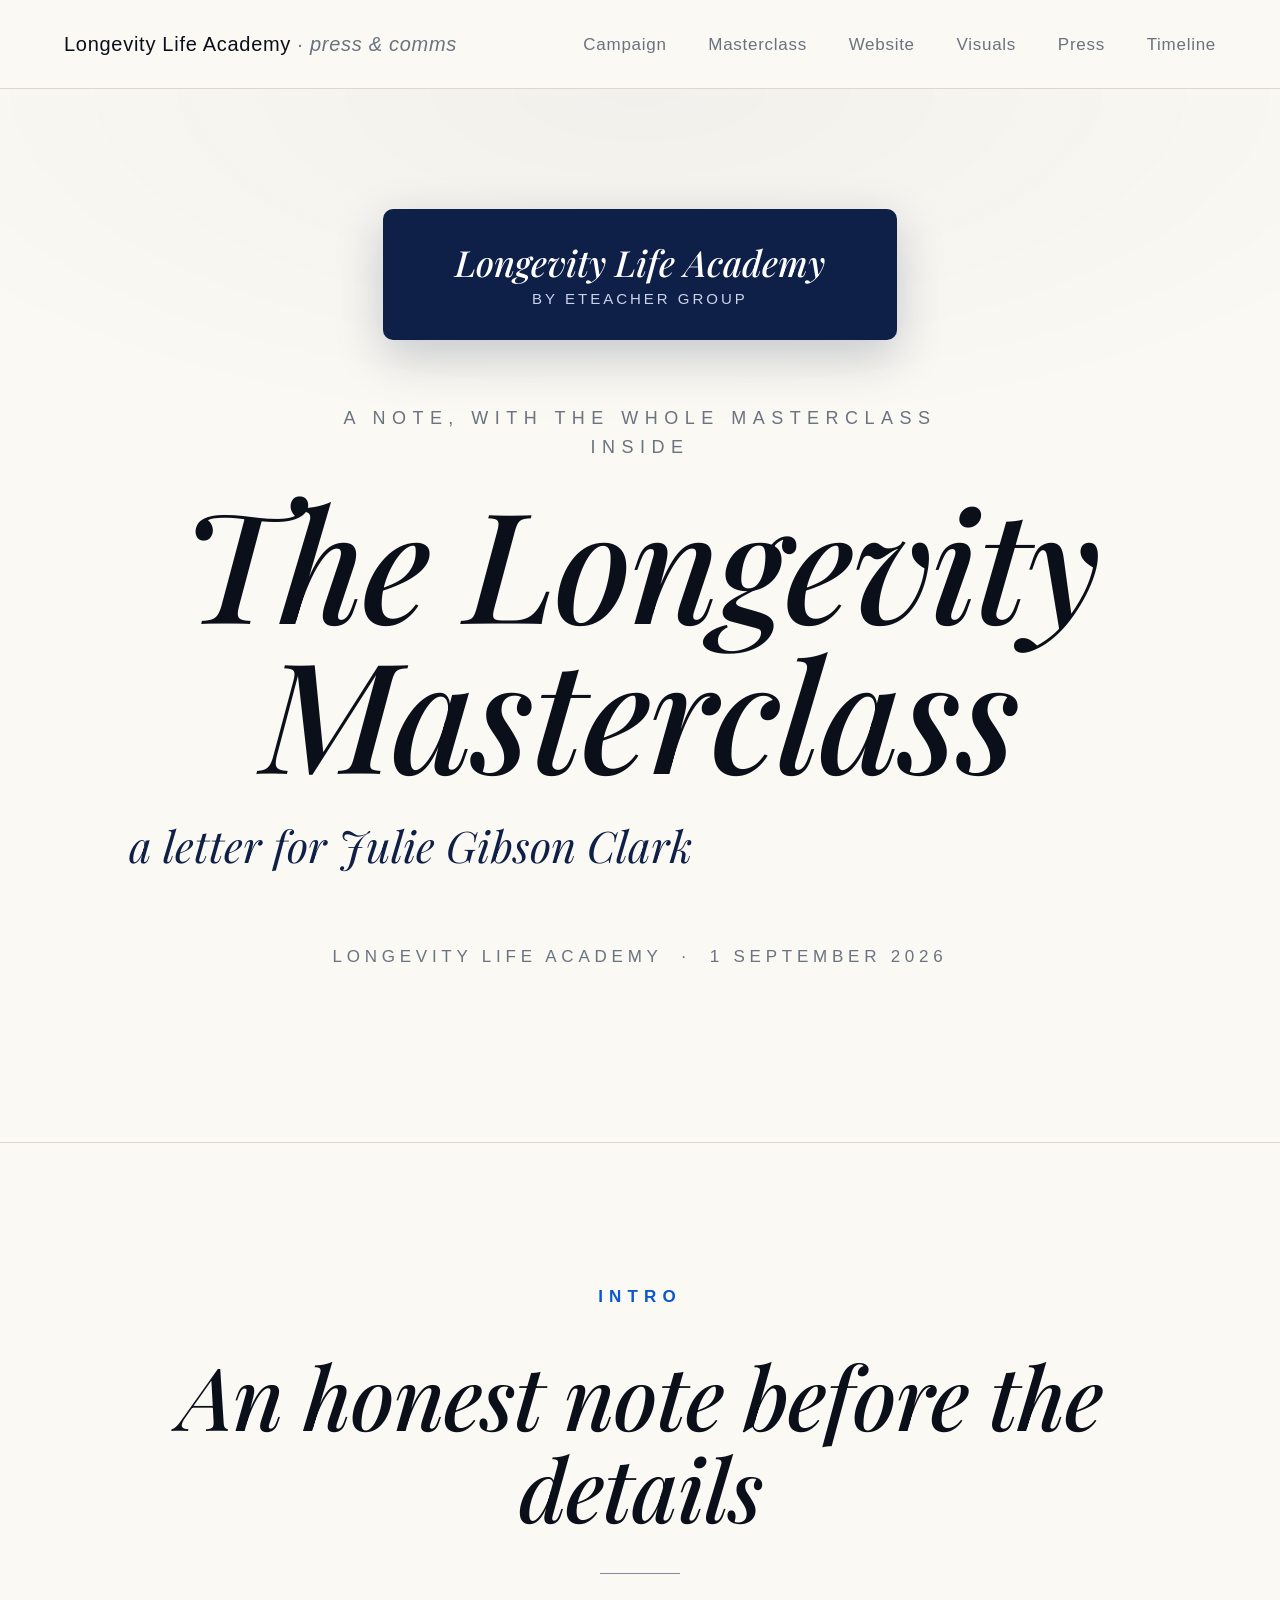
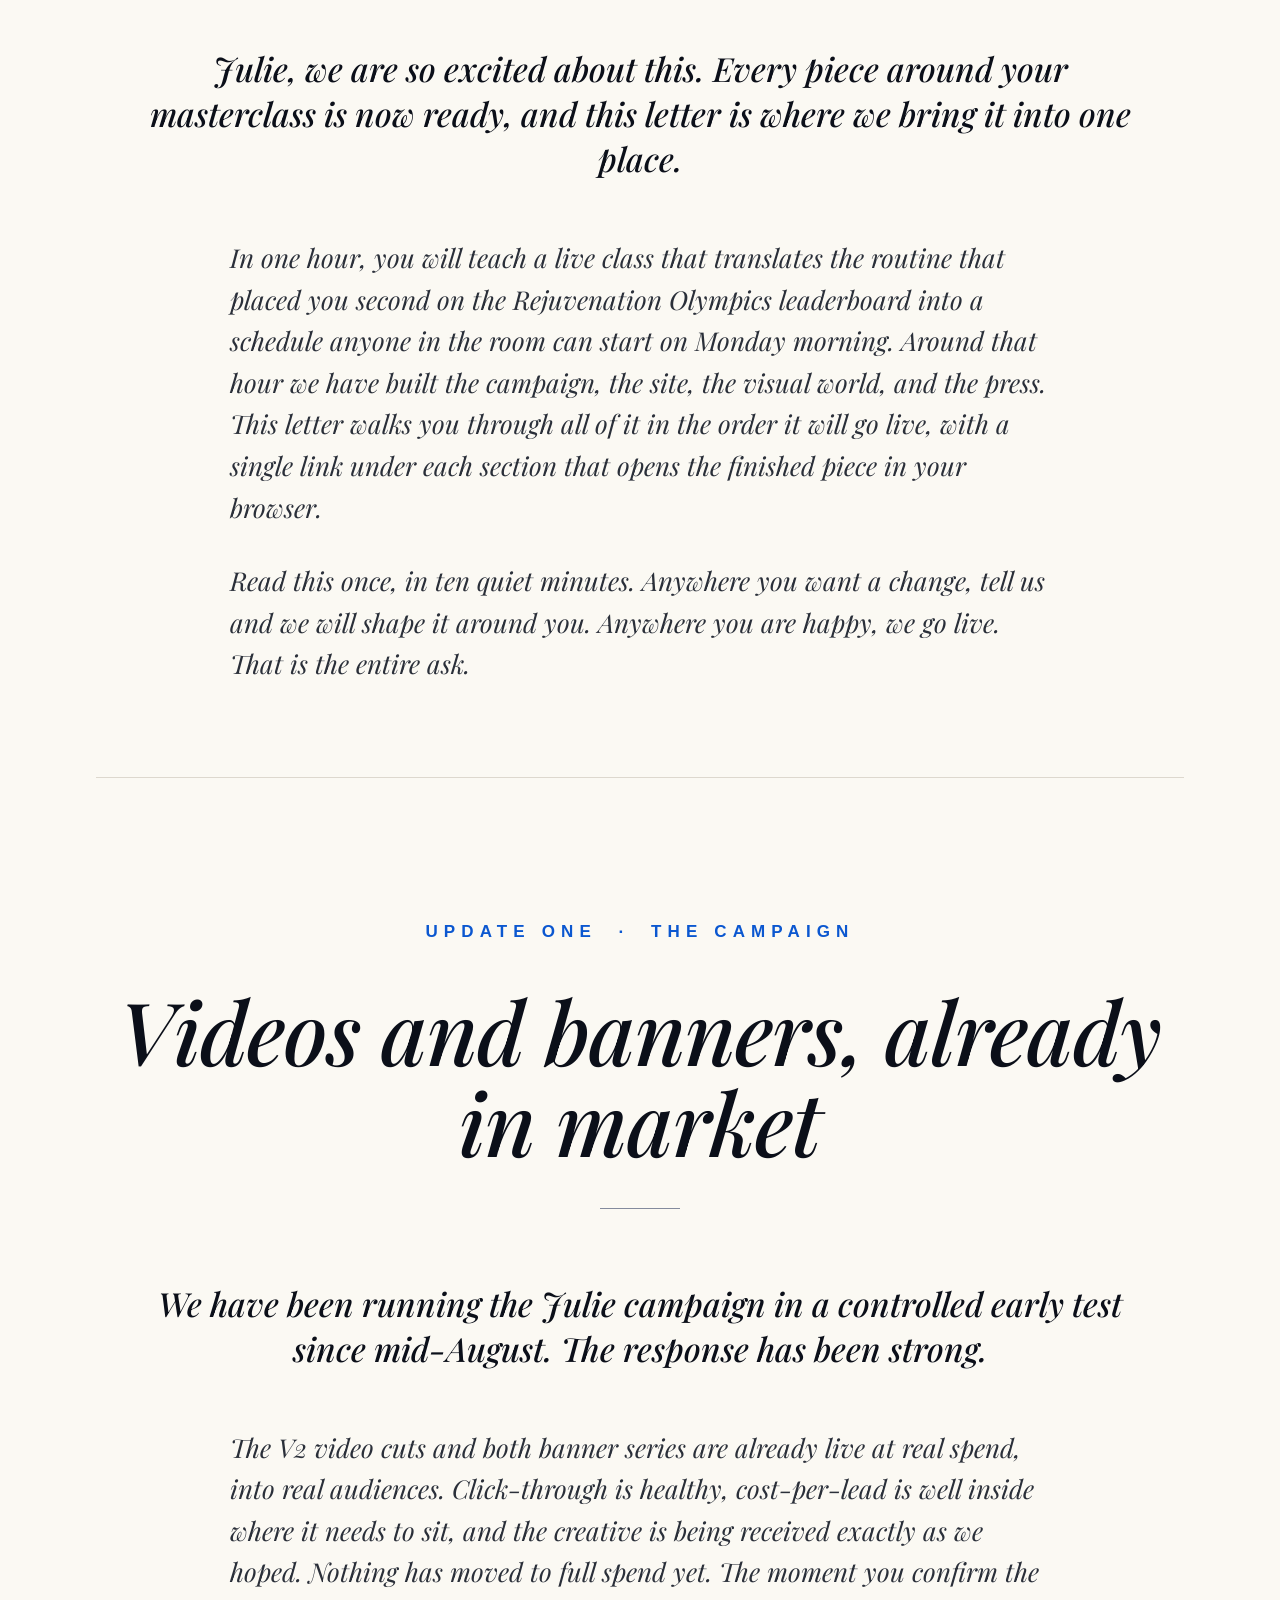
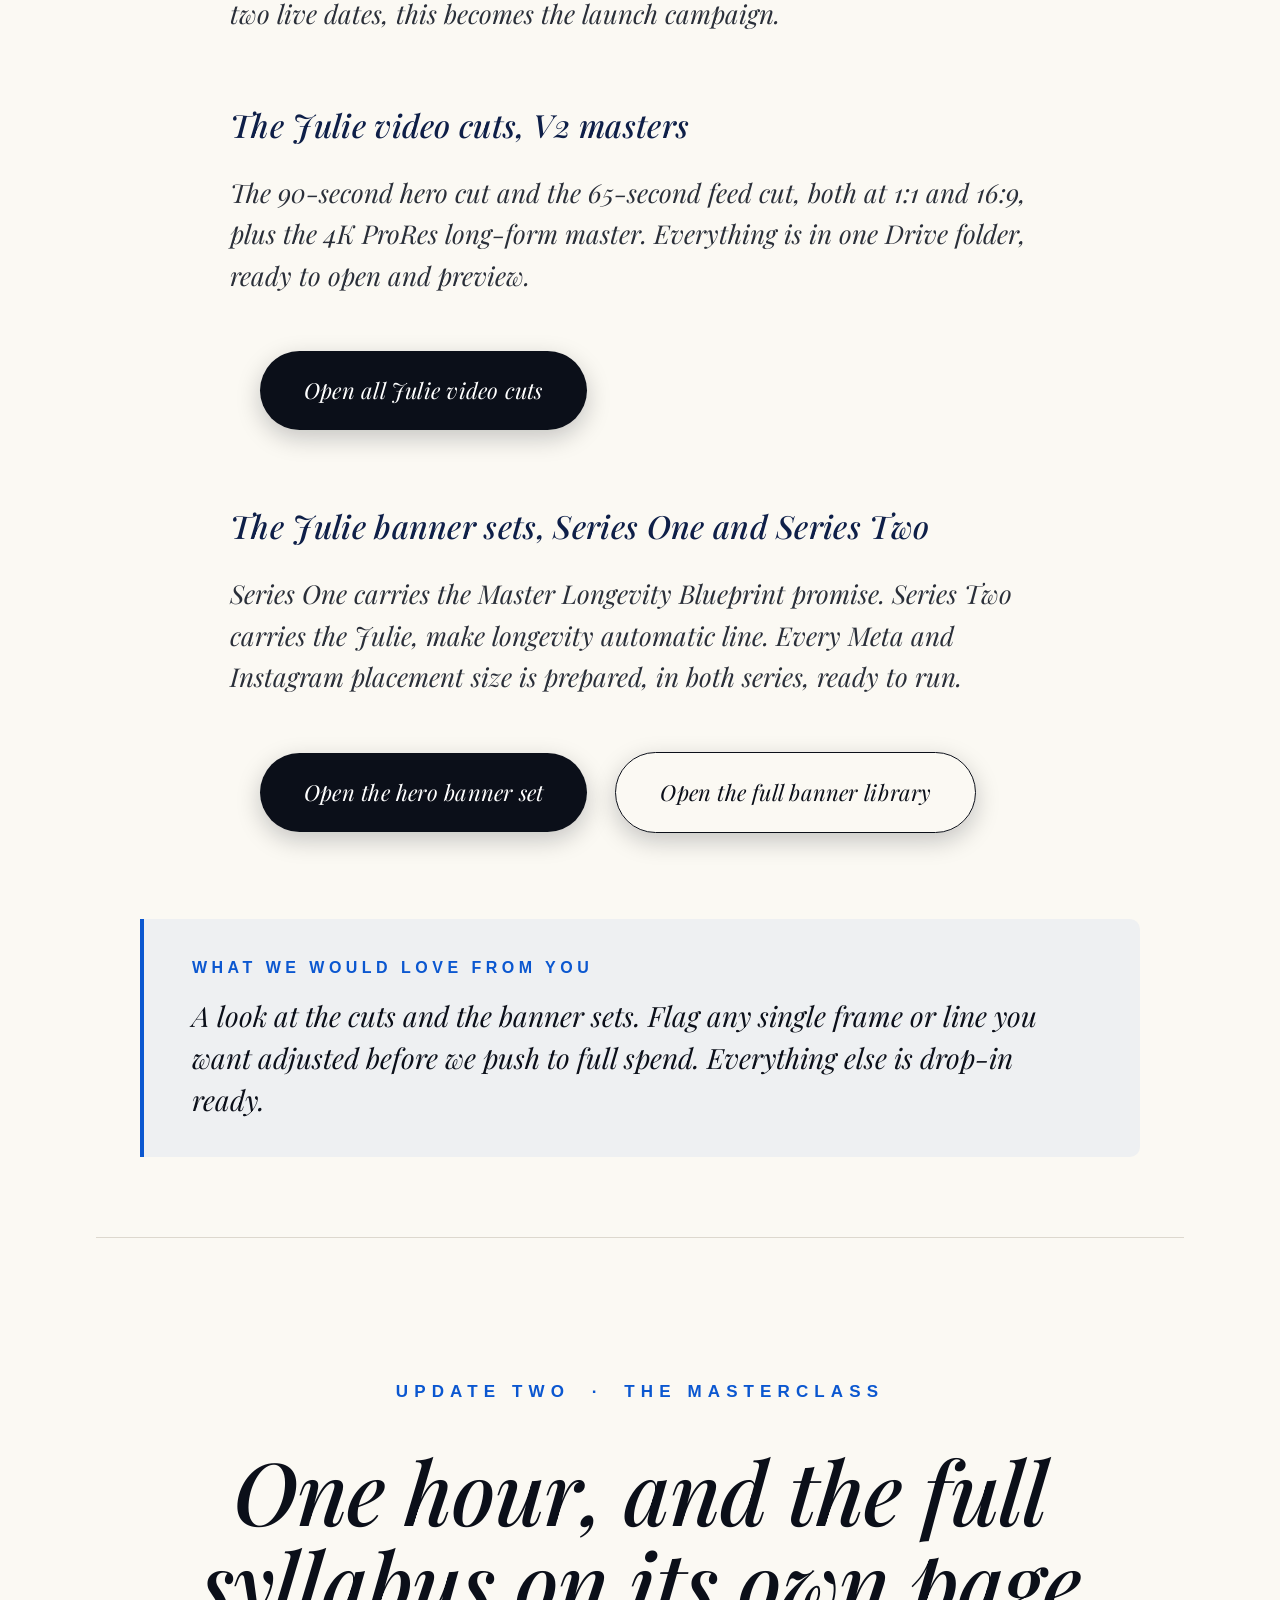
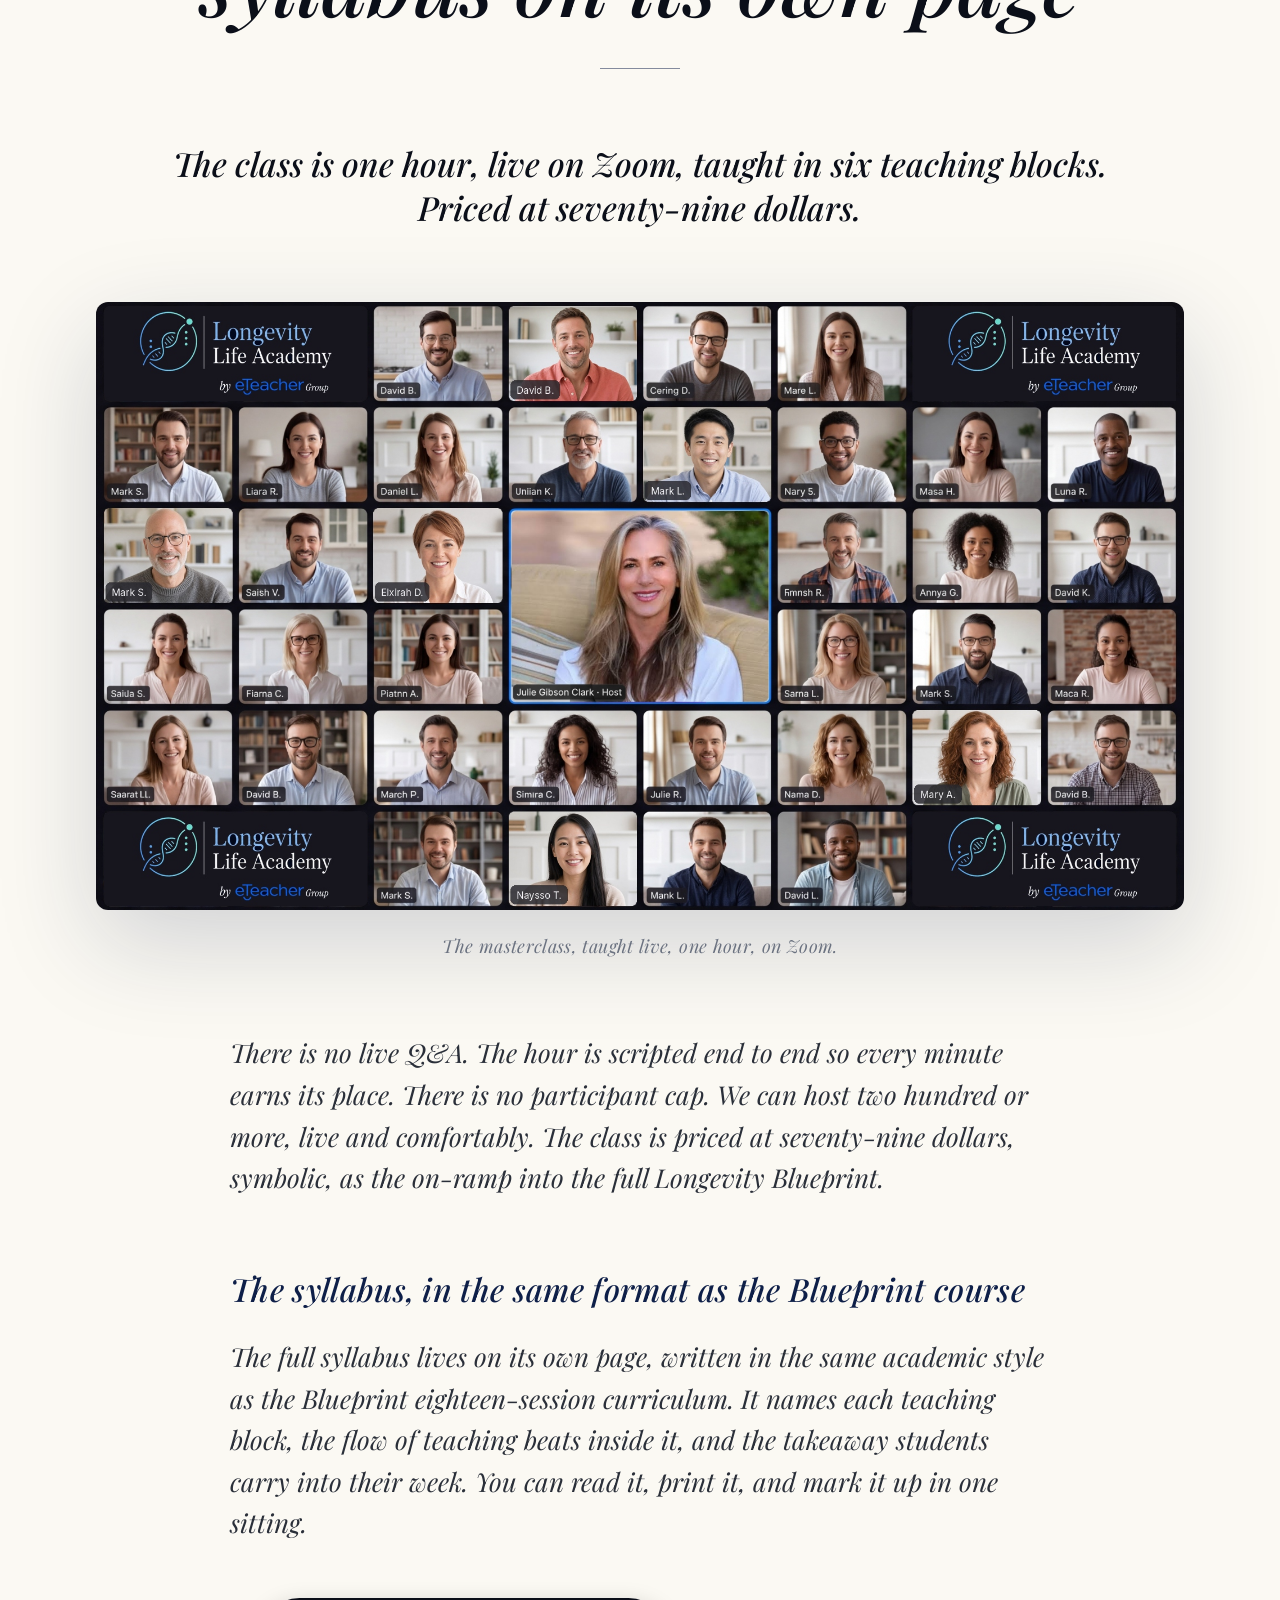
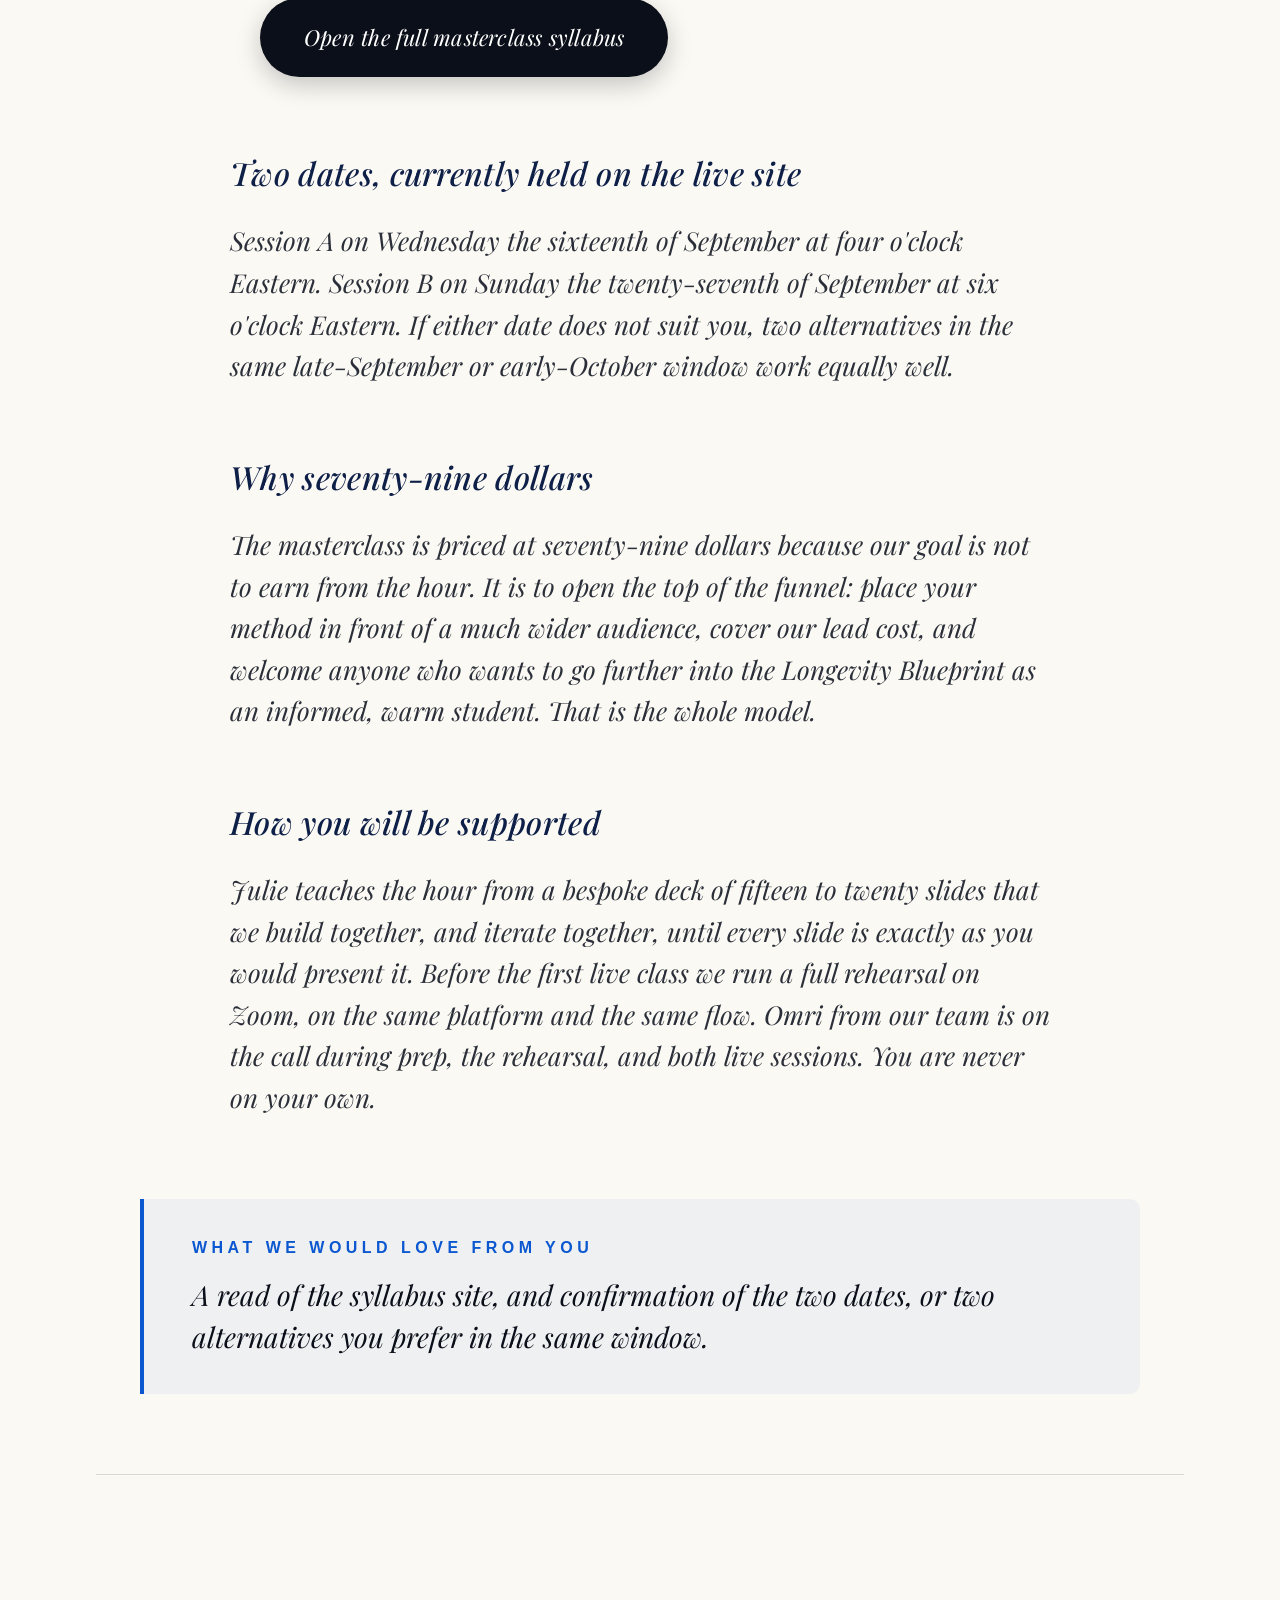
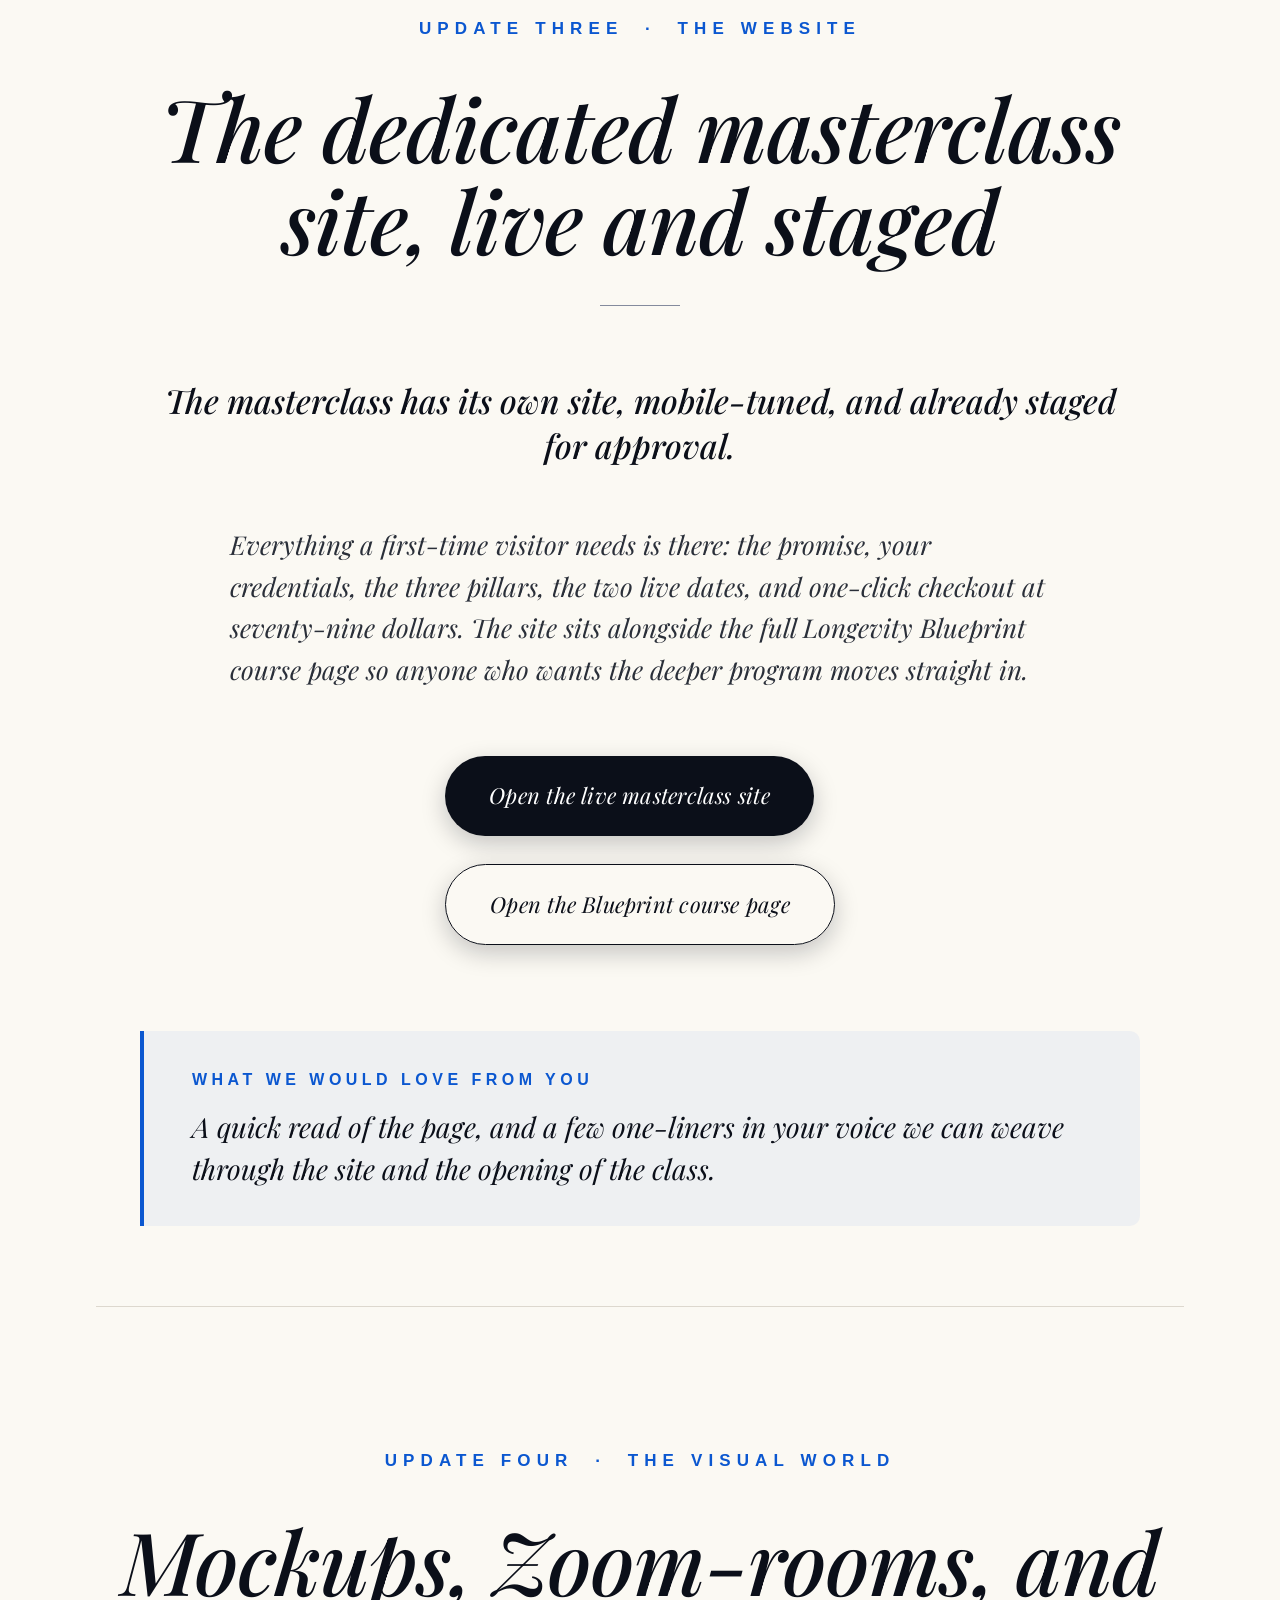
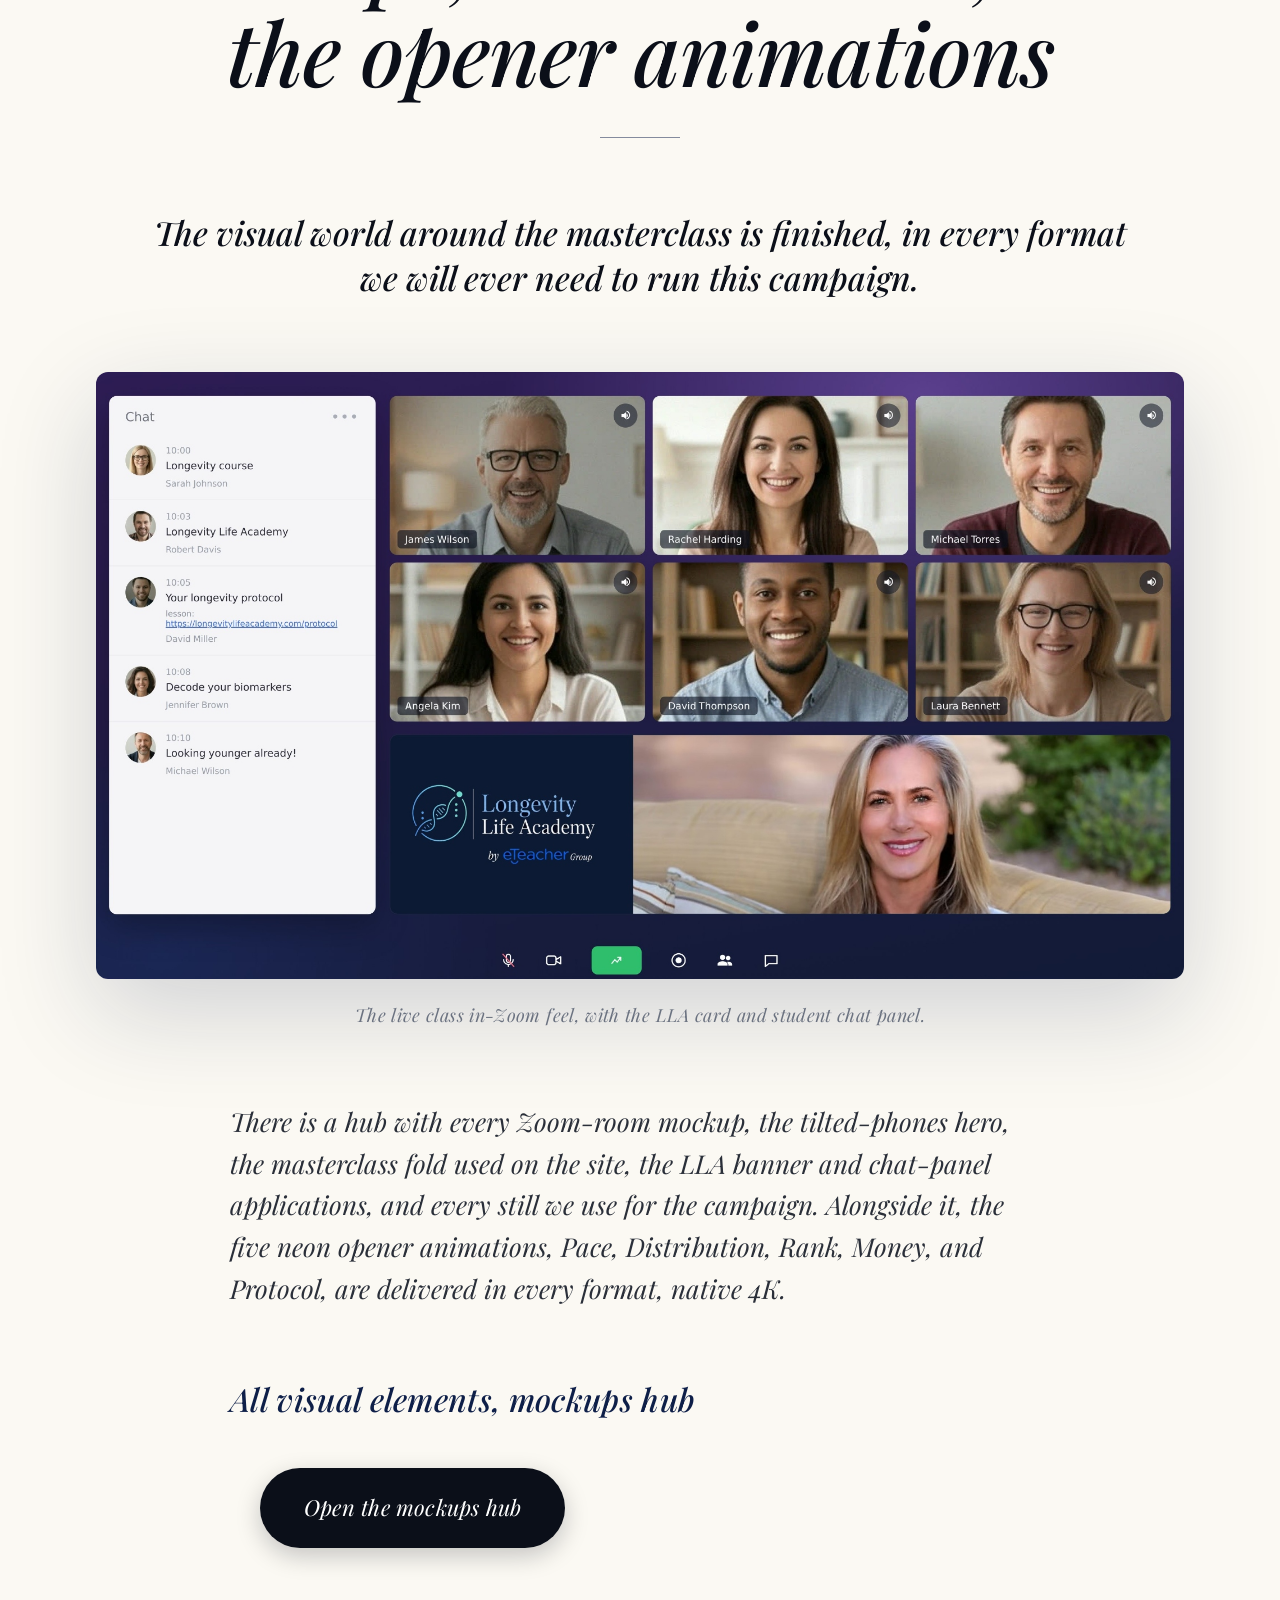
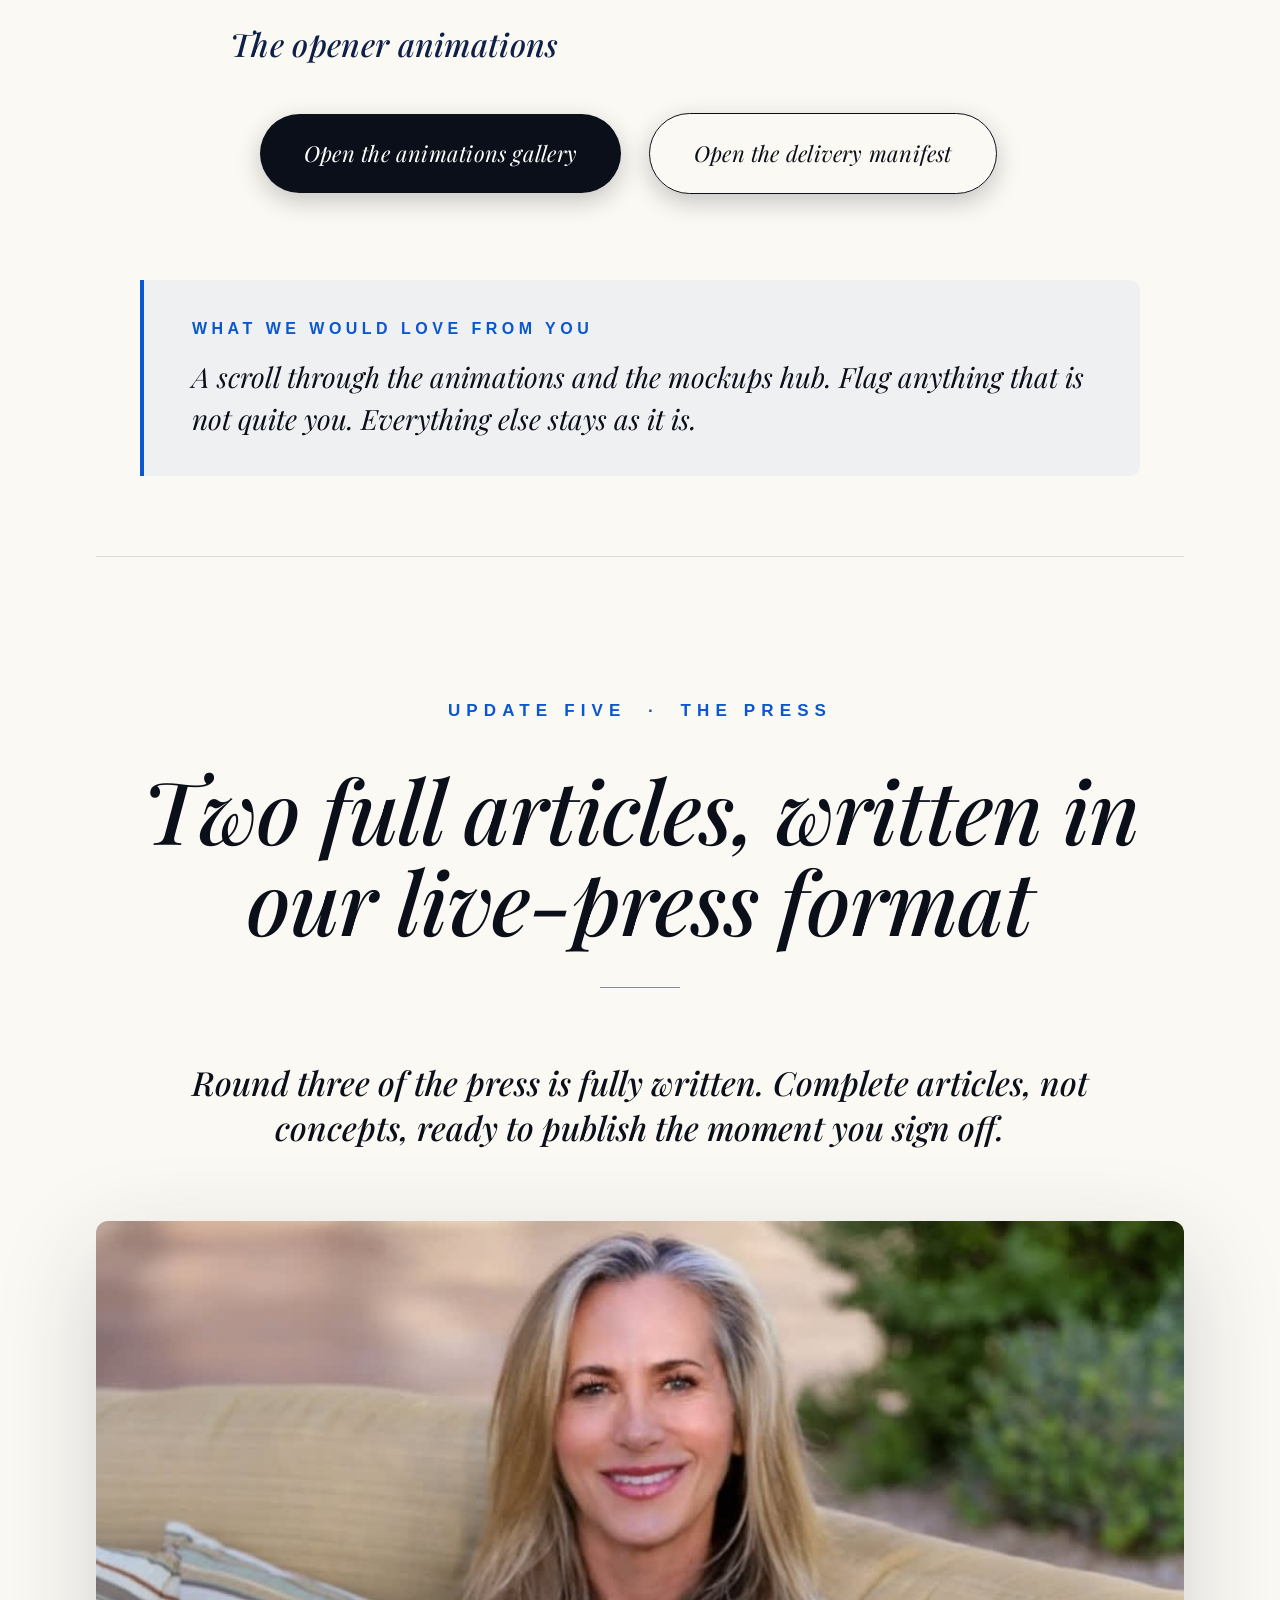
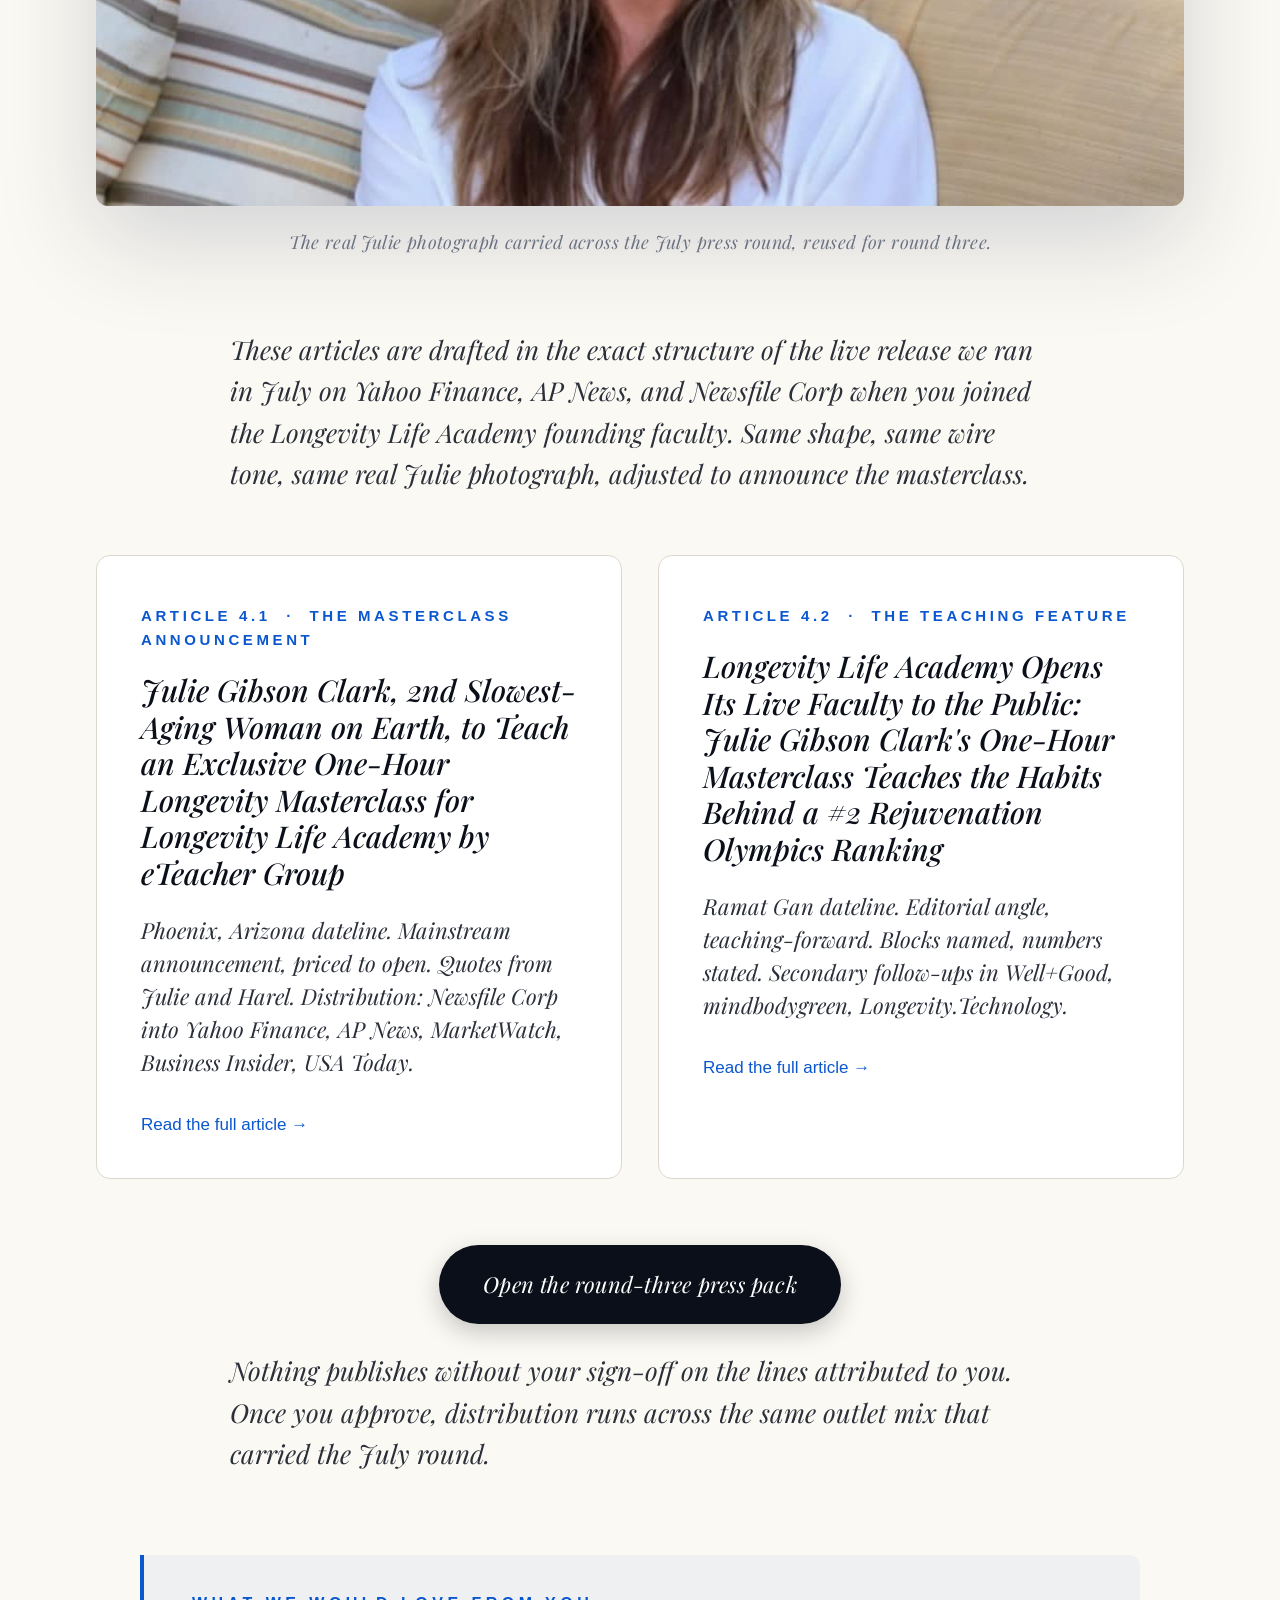
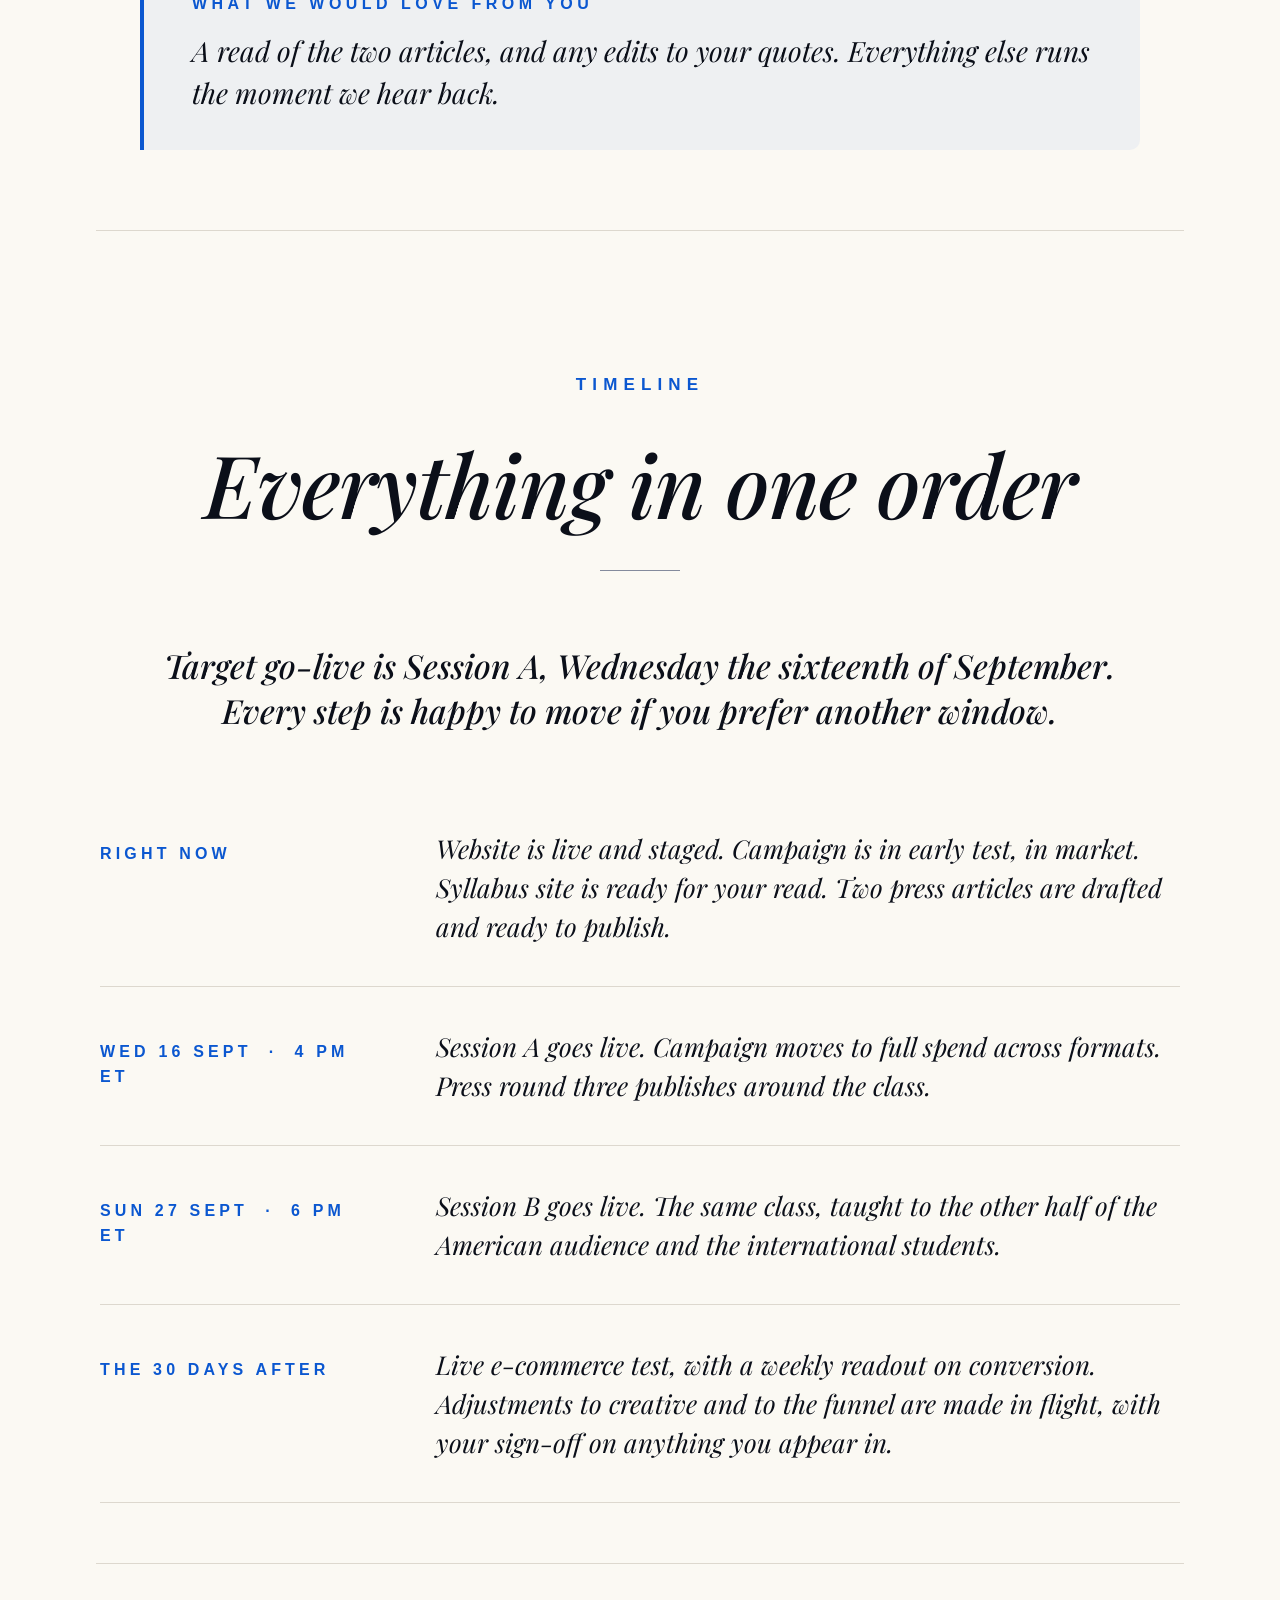
<file: index.html>
<!doctype html>
<html lang="en">
<head>
<meta charset="utf-8">
<meta name="viewport" content="width=device-width, initial-scale=1">
<title>The Longevity Masterclass · a letter for Julie Gibson Clark</title>
<link rel="preconnect" href="https://fonts.googleapis.com">
<link rel="preconnect" href="https://fonts.gstatic.com" crossorigin>
<link href="https://fonts.googleapis.com/css2?family=Playfair+Display:ital,wght@1,400;1,500;1,600;1,700&display=swap" rel="stylesheet">
<style>
  :root{
    --ink:#0B0F19; --ink2:#0E1F48; --body:#2A2F39; --muted:#6B7280;
    --acc:#0B57D0; --rule:#DDD8CE; --cream:#FBF9F3; --card:#FFFFFF;
  }
  *{box-sizing:border-box}
  html{scroll-behavior:smooth}
  html,body{margin:0;background:var(--cream);color:var(--body)}
  body{
    font-family:"Playfair Display", Georgia, "Iowan Old Style", serif;
    font-style:italic; font-weight:400;
    font-size:26px; line-height:1.6;
    -webkit-font-smoothing:antialiased;
  }
  a{color:var(--acc); text-decoration:none; border-bottom:1px solid rgba(11,87,208,.35); padding-bottom:1px}
  a:hover{color:var(--ink); border-bottom-color:var(--ink)}

  /* Nav */
  nav.top{
    position:sticky; top:0; z-index:5;
    background:rgba(251,249,243,.96); backdrop-filter:saturate(140%) blur(12px);
    border-bottom:1px solid var(--rule);
    padding:28px 64px; display:flex; align-items:center; justify-content:space-between;
    font-family:-apple-system,BlinkMacSystemFont,"Segoe UI",Arial,sans-serif;
    font-style:normal; font-size:18px; letter-spacing:.04em;
  }
  nav.top .brand{color:var(--ink); font-weight:500; font-size:20px}
  nav.top .brand em{color:var(--muted); font-style:italic; font-weight:400}
  nav.top .links a{margin-left:36px; color:var(--muted); border:none; font-size:17px}
  nav.top .links a:hover{color:var(--ink)}
  @media(max-width:820px){
    nav.top{padding:18px 24px; font-size:14px}
    nav.top .brand{font-size:15px}
    nav.top .links{display:none}
  }

  .wrap{max-width:1440px; margin:0 auto; padding:0 96px}
  .narrow{max-width:960px; margin-left:auto; margin-right:auto}
  @media(max-width:1100px){ .wrap{padding:0 48px} }
  @media(max-width:820px){ .wrap{padding:0 24px} }

  /* Cover */
  header.cover{
    text-align:center; padding:120px 0 140px; border-bottom:1px solid var(--rule);
    position:relative;
    background:
      radial-gradient(1200px 500px at 50% 0%, rgba(14,31,72,.04), transparent 70%),
      var(--cream);
  }
  .letterhead{
    display:inline-block; background:#0E1F48; color:#fff;
    padding:32px 72px; border-radius:10px;
    font-family:"Playfair Display", Georgia, serif; font-style:italic;
    font-size:28px; line-height:1.2; box-shadow:0 16px 48px rgba(14,31,72,.22);
  }
  .letterhead .lla{display:block; font-size:36px; margin-bottom:6px; font-weight:500}
  .letterhead .by{
    display:block; font-size:15px; letter-spacing:.20em; color:#c9d3ec;
    text-transform:uppercase; font-style:normal; font-family:-apple-system,BlinkMacSystemFont,"Segoe UI",Arial,sans-serif; font-weight:500;
  }
  .kicker{
    display:block; margin:64px auto 24px; max-width:700px;
    color:var(--muted); font-size:18px; letter-spacing:.36em; text-transform:uppercase;
    font-style:normal; font-family:-apple-system,BlinkMacSystemFont,"Segoe UI",Arial,sans-serif; font-weight:500;
  }
  header.cover h1{
    margin:0 0 32px; color:var(--ink);
    font-size:clamp(72px, 12vw, 176px); line-height:.98; font-weight:500;
    letter-spacing:-2px;
  }
  header.cover .sub{
    color:var(--ink2); font-size:clamp(30px, 3.4vw, 52px); margin:0 0 72px; line-height:1.2;
  }
  header.cover .meta{
    color:var(--muted); font-size:17px; letter-spacing:.28em; text-transform:uppercase;
    font-style:normal; font-family:-apple-system,BlinkMacSystemFont,"Segoe UI",Arial,sans-serif; font-weight:500;
  }
  @media (max-width:820px){
    header.cover{padding:60px 0 60px}
    .letterhead{padding:22px 36px; font-size:22px}
    .letterhead .lla{font-size:24px}
    header.cover .sub{margin-bottom:40px}
  }

  /* Section rhythm */
  section.chapter{padding:140px 0 60px; border-bottom:1px solid var(--rule)}
  section.chapter:last-of-type{border-bottom:0}
  section.chapter .eyebrow{
    display:block; color:var(--acc); font-size:17px; letter-spacing:.36em; text-transform:uppercase;
    font-style:normal; font-family:-apple-system,BlinkMacSystemFont,"Segoe UI",Arial,sans-serif; font-weight:600;
    text-align:center; margin:0 0 40px;
  }
  section.chapter h2{
    margin:0 auto 72px; color:var(--ink);
    font-size:clamp(52px, 6.8vw, 108px); line-height:1.05; font-weight:500; letter-spacing:-1px;
    text-align:center; max-width:1200px;
  }
  section.chapter h2::after{
    content:""; display:block; width:80px; height:1px; background:var(--ink2);
    margin:40px auto 0; opacity:.5;
  }
  @media (max-width:820px){
    section.chapter{padding:80px 0 20px}
    section.chapter h2{margin-bottom:44px}
    section.chapter .eyebrow{font-size:13px}
  }

  p{margin:0 0 32px; max-width:820px; margin-left:auto; margin-right:auto}
  .lede{
    font-size:clamp(30px, 2.6vw, 42px); line-height:1.35; color:var(--ink); margin:0 auto 56px;
    max-width:1000px; text-align:center; font-weight:500;
  }
  @media(max-width:820px){ p{font-size:22px} body{font-size:22px} }

  h3.micro{
    color:var(--ink2); font-size:32px; margin:64px auto 22px;
    font-weight:500; max-width:820px; letter-spacing:.01em;
  }

  .cta{
    display:inline-block; margin:22px 0 6px;
    padding:22px 44px; border-radius:999px;
    background:var(--ink); color:#fff; border:0;
    font-family:"Playfair Display", Georgia, serif; font-style:italic;
    font-size:22px; letter-spacing:.01em;
    box-shadow:0 8px 24px rgba(11,15,25,.22);
  }
  .cta:hover{background:var(--acc); color:#fff}

  .ctawrap{max-width:760px; margin:0 auto 24px; text-align:left}

  /* Media */
  figure.big{
    margin:72px auto; max-width:1248px; text-align:center;
  }
  figure.big img{
    width:100%; height:auto; display:block; border-radius:12px;
    box-shadow:0 32px 100px rgba(14,31,72,.18);
  }
  figure.big figcaption{
    margin-top:22px; color:var(--muted); font-size:18px; letter-spacing:.02em;
    font-style:italic;
  }

  figure.split{
    display:grid; grid-template-columns:1fr 1fr; gap:24px;
    margin:44px 0 20px;
  }
  figure.split img{width:100%; border-radius:10px; box-shadow:0 12px 40px rgba(14,31,72,.10)}
  @media(max-width:820px){ figure.split{grid-template-columns:1fr} }

  /* Ask block */
  .ask{
    max-width:1000px; margin:80px auto 20px;
    border-left:4px solid var(--acc); padding:36px 48px;
    background:rgba(11,87,208,.05); border-radius:0 10px 10px 0;
  }
  .ask .ask-title{
    display:block; margin-bottom:14px; color:var(--acc);
    font-size:16px; letter-spacing:.28em; text-transform:uppercase;
    font-style:normal; font-family:-apple-system,BlinkMacSystemFont,"Segoe UI",Arial,sans-serif; font-weight:600;
  }
  .ask p{margin:0; font-size:28px; line-height:1.5; color:var(--ink); max-width:none}
  @media(max-width:820px){ .ask p{font-size:22px} .ask{padding:24px 28px} }

  /* Article cards for press chapter */
  .article-cards{
    display:grid; grid-template-columns:1fr 1fr; gap:36px;
    max-width:1248px; margin:60px auto 30px;
  }
  .article-cards a{
    display:block; padding:48px 44px 40px; background:var(--card);
    border:1px solid var(--rule); border-radius:14px; color:var(--body);
    transition:transform .15s ease, box-shadow .15s ease;
  }
  .article-cards a:hover{
    transform:translateY(-3px);
    box-shadow:0 24px 60px rgba(14,31,72,.14);
    color:var(--body);
  }
  .article-cards .num{
    display:block; color:var(--acc); font-size:15px; letter-spacing:.24em; text-transform:uppercase;
    font-style:normal; font-family:-apple-system,BlinkMacSystemFont,"Segoe UI",Arial,sans-serif; font-weight:600;
    margin-bottom:20px;
  }
  .article-cards h4{
    margin:0 0 22px; font-size:30px; line-height:1.22; color:var(--ink); font-weight:500;
  }
  .article-cards .snip{color:var(--body); font-size:22px; line-height:1.5}
  .article-cards .go{
    display:block; margin-top:28px; color:var(--acc); font-size:17px;
    font-style:normal; font-family:-apple-system,BlinkMacSystemFont,"Segoe UI",Arial,sans-serif; font-weight:500;
  }
  @media(max-width:820px){ .article-cards{grid-template-columns:1fr; gap:20px} .article-cards a{padding:28px 24px} }

  /* Timeline */
  .timeline{max-width:1080px; margin:0 auto}
  .timeline .row{
    display:grid; grid-template-columns:280px 1fr; gap:56px;
    padding:40px 0; border-bottom:1px solid var(--rule);
    align-items:baseline;
  }
  .timeline .when{
    color:var(--acc); font-size:16px; letter-spacing:.26em; text-transform:uppercase;
    font-style:normal; font-family:-apple-system,BlinkMacSystemFont,"Segoe UI",Arial,sans-serif; font-weight:600;
  }
  .timeline .what{font-size:26px; line-height:1.5; color:var(--ink); margin:0; max-width:none}
  @media(max-width:820px){
    .timeline .row{grid-template-columns:1fr; gap:8px; padding:22px 0}
    .timeline .what{font-size:21px}
  }

  /* Close */
  .close{
    text-align:center; padding:140px 0 60px; border-top:1px solid var(--rule); margin-top:120px;
  }
  .close p{font-size:38px; color:var(--ink); max-width:900px; margin:0 auto 40px; line-height:1.4}
  .sig{color:var(--muted); font-size:24px; margin-top:56px}
  @media(max-width:820px){ .close p{font-size:26px} }

  /* Appendix */
  section.appendix{padding:120px 0 80px}
  section.appendix h2{
    color:var(--ink); font-size:64px; text-align:left; margin:0 0 56px; max-width:none;
  }
  section.appendix h2::after{display:none}
  section.appendix .eyebrow{text-align:left}
  section.appendix ul{list-style:none; padding:0; margin:0; max-width:none}
  section.appendix li{
    padding:28px 0; border-bottom:1px solid var(--rule);
    display:grid; grid-template-columns:1fr 1.4fr; gap:40px; align-items:baseline;
  }
  section.appendix li .label{color:var(--ink); font-size:26px}
  section.appendix li a{
    font-size:17px; word-break:break-all;
    font-style:normal; font-family:-apple-system,BlinkMacSystemFont,"Segoe UI",Arial,sans-serif; font-weight:500;
  }
  @media(max-width:820px){
    section.appendix h2{font-size:36px}
    section.appendix li{grid-template-columns:1fr; gap:6px; padding:16px 0}
    section.appendix li .label{font-size:21px}
  }
</style>
</head>
<body>

<nav class="top">
  <span class="brand">Longevity Life Academy <em>· press &amp; comms</em></span>
  <span class="links">
    <a href="#u1">Campaign</a>
    <a href="#u2">Masterclass</a>
    <a href="#u3">Website</a>
    <a href="#u4">Visuals</a>
    <a href="#u5">Press</a>
    <a href="#timeline">Timeline</a>
  </span>
</nav>

<header class="cover">
    <div class="letterhead">
      <span class="lla">Longevity Life Academy</span>
      <span class="by">by eTeacher Group</span>
    </div>
    <span class="kicker">A note, with the whole masterclass inside</span>
    <h1>The Longevity Masterclass</h1>
    <p class="sub">a letter for Julie Gibson Clark</p>
    <p class="meta">Longevity Life Academy &nbsp;·&nbsp; 1 September 2026</p>
</header>

<main class="wrap">

  <section class="chapter" id="intro">
    <span class="eyebrow">Intro</span>
    <h2>An honest note before the details</h2>

    <p class="lede">Julie, we are so excited about this. Every piece around your masterclass is now ready, and this letter is where we bring it into one place.</p>

    <p>In one hour, you will teach a live class that translates the routine that placed you second on the Rejuvenation Olympics leaderboard into a schedule anyone in the room can start on Monday morning. Around that hour we have built the campaign, the site, the visual world, and the press. This letter walks you through all of it in the order it will go live, with a single link under each section that opens the finished piece in your browser.</p>

    <p>Read this once, in ten quiet minutes. Anywhere you want a change, tell us and we will shape it around you. Anywhere you are happy, we go live. That is the entire ask.</p>
  </section>

  <section class="chapter" id="u1">
    <span class="eyebrow">Update one &nbsp;·&nbsp; The campaign</span>
    <h2>Videos and banners, already in market</h2>

    <p class="lede">We have been running the Julie campaign in a controlled early test since mid-August. The response has been strong.</p>

    <p>The V2 video cuts and both banner series are already live at real spend, into real audiences. Click-through is healthy, cost-per-lead is well inside where it needs to sit, and the creative is being received exactly as we hoped. Nothing has moved to full spend yet. The moment you confirm the two live dates, this becomes the launch campaign.</p>

    <h3 class="micro">The Julie video cuts, V2 masters</h3>
    <p>The 90-second hero cut and the 65-second feed cut, both at 1:1 and 16:9, plus the 4K ProRes long-form master. Everything is in one Drive folder, ready to open and preview.</p>
    <div class="ctawrap">
      <a class="cta" href="https://drive.google.com/drive/folders/1_GKArdCSGy7m-HUF6KsuMSDods0BXxpq?usp=sharing">Open all Julie video cuts</a>
    </div>

    <h3 class="micro">The Julie banner sets, Series One and Series Two</h3>
    <p>Series One carries the Master Longevity Blueprint promise. Series Two carries the Julie, make longevity automatic line. Every Meta and Instagram placement size is prepared, in both series, ready to run.</p>
    <div class="ctawrap">
      <a class="cta" href="https://gitteromri-ux.github.io/lla-meta-ig-ad-sizes/adset-new.html?v=12">Open the hero banner set</a>
      &nbsp;&nbsp;
      <a class="cta" href="https://gitteromri-ux.github.io/lla-meta-ig-ad-sizes/" style="background:transparent;color:var(--ink);border:1px solid var(--ink)">Open the full banner library</a>
    </div>

    <div class="ask">
      <span class="ask-title">What we would love from you</span>
      <p>A look at the cuts and the banner sets. Flag any single frame or line you want adjusted before we push to full spend. Everything else is drop-in ready.</p>
    </div>
  </section>

  <section class="chapter" id="u2">
    <span class="eyebrow">Update two &nbsp;·&nbsp; The masterclass</span>
    <h2>One hour, and the full syllabus on its own page</h2>

    <p class="lede">The class is one hour, live on Zoom, taught in six teaching blocks. Priced at seventy-nine dollars.</p>

    <figure class="big">
      <img src="images/zoom-40-ppl-logos.jpg" alt="A live Longevity Life Academy Zoom classroom with Julie Gibson Clark as host, surrounded by students">
      <figcaption>The masterclass, taught live, one hour, on Zoom.</figcaption>
    </figure>

    <p>There is no live Q&amp;A. The hour is scripted end to end so every minute earns its place. There is no participant cap. We can host two hundred or more, live and comfortably. The class is priced at seventy-nine dollars, symbolic, as the on-ramp into the full Longevity Blueprint.</p>

    <h3 class="micro">The syllabus, in the same format as the Blueprint course</h3>
    <p>The full syllabus lives on its own page, written in the same academic style as the Blueprint eighteen-session curriculum. It names each teaching block, the flow of teaching beats inside it, and the takeaway students carry into their week. You can read it, print it, and mark it up in one sitting.</p>
    <div class="ctawrap">
      <a class="cta" href="https://gitteromri-ux.github.io/lla-masterclass-syllabus/">Open the full masterclass syllabus</a>
    </div>

    <h3 class="micro">Two dates, currently held on the live site</h3>
    <p>Session A on Wednesday the sixteenth of September at four o'clock Eastern. Session B on Sunday the twenty-seventh of September at six o'clock Eastern. If either date does not suit you, two alternatives in the same late-September or early-October window work equally well.</p>

    <h3 class="micro">Why seventy-nine dollars</h3>
    <p>The masterclass is priced at seventy-nine dollars because our goal is not to earn from the hour. It is to open the top of the funnel: place your method in front of a much wider audience, cover our lead cost, and welcome anyone who wants to go further into the Longevity Blueprint as an informed, warm student. That is the whole model.</p>

    <h3 class="micro">How you will be supported</h3>
    <p>Julie teaches the hour from a bespoke deck of fifteen to twenty slides that we build together, and iterate together, until every slide is exactly as you would present it. Before the first live class we run a full rehearsal on Zoom, on the same platform and the same flow. Omri from our team is on the call during prep, the rehearsal, and both live sessions. You are never on your own.</p>

    <div class="ask">
      <span class="ask-title">What we would love from you</span>
      <p>A read of the syllabus site, and confirmation of the two dates, or two alternatives you prefer in the same window.</p>
    </div>
  </section>

  <section class="chapter" id="u3">
    <span class="eyebrow">Update three &nbsp;·&nbsp; The website</span>
    <h2>The dedicated masterclass site, live and staged</h2>

    <p class="lede">The masterclass has its own site, mobile-tuned, and already staged for approval.</p>

    <p>Everything a first-time visitor needs is there: the promise, your credentials, the three pillars, the two live dates, and one-click checkout at seventy-nine dollars. The site sits alongside the full Longevity Blueprint course page so anyone who wants the deeper program moves straight in.</p>

    <div class="ctawrap" style="text-align:center; margin:44px auto 20px">
      <a class="cta" href="https://julie-masterclass-gitter1.vercel.app">Open the live masterclass site</a>
      &nbsp;&nbsp;
      <a class="cta" href="https://www.longevitylifeacademy.com/store/longevity-blueprint/?utm_source=perplexity" style="background:transparent;color:var(--ink);border:1px solid var(--ink)">Open the Blueprint course page</a>
    </div>

    <div class="ask">
      <span class="ask-title">What we would love from you</span>
      <p>A quick read of the page, and a few one-liners in your voice we can weave through the site and the opening of the class.</p>
    </div>
  </section>

  <section class="chapter" id="u4">
    <span class="eyebrow">Update four &nbsp;·&nbsp; The visual world</span>
    <h2>Mockups, Zoom-rooms, and the opener animations</h2>

    <p class="lede">The visual world around the masterclass is finished, in every format we will ever need to run this campaign.</p>

    <figure class="big">
      <img src="images/zoom-meeting-ui-chat.jpg" alt="Zoom UI mockup: Julie speaking to students with LLA branded card and student chat panel">
      <figcaption>The live class in-Zoom feel, with the LLA card and student chat panel.</figcaption>
    </figure>

    <p>There is a hub with every Zoom-room mockup, the tilted-phones hero, the masterclass fold used on the site, the LLA banner and chat-panel applications, and every still we use for the campaign. Alongside it, the five neon opener animations, Pace, Distribution, Rank, Money, and Protocol, are delivered in every format, native 4K.</p>

    <h3 class="micro">All visual elements, mockups hub</h3>
    <div class="ctawrap">
      <a class="cta" href="https://gitteromri-ux.github.io/lla-masterclass-assets/?v=1787642013">Open the mockups hub</a>
    </div>

    <h3 class="micro">The opener animations</h3>
    <div class="ctawrap">
      <a class="cta" href="https://gitteromri-ux.github.io/lla-julie-animations/">Open the animations gallery</a>
      &nbsp;&nbsp;
      <a class="cta" href="https://github.com/gitteromri-ux/lla-julie-animations/blob/main/DELIVERY.md?utm_source=perplexity" style="background:transparent;color:var(--ink);border:1px solid var(--ink)">Open the delivery manifest</a>
    </div>

    <div class="ask">
      <span class="ask-title">What we would love from you</span>
      <p>A scroll through the animations and the mockups hub. Flag anything that is not quite you. Everything else stays as it is.</p>
    </div>
  </section>

  <section class="chapter" id="u5">
    <span class="eyebrow">Update five &nbsp;·&nbsp; The press</span>
    <h2>Two full articles, written in our live-press format</h2>

    <p class="lede">Round three of the press is fully written. Complete articles, not concepts, ready to publish the moment you sign off.</p>

    <figure class="big">
      <img src="images/julie.jpg" alt="Julie Gibson Clark, Founding Faculty at Longevity Life Academy, sitting on a warm patio couch smiling to camera">
      <figcaption>The real Julie photograph carried across the July press round, reused for round three.</figcaption>
    </figure>

    <p>These articles are drafted in the exact structure of the live release we ran in July on Yahoo Finance, AP News, and Newsfile Corp when you joined the Longevity Life Academy founding faculty. Same shape, same wire tone, same real Julie photograph, adjusted to announce the masterclass.</p>

    <div class="article-cards">
      <a href="https://gitteromri-ux.github.io/lla-masterclass-press/#article-1">
        <span class="num">Article 4.1 &nbsp;·&nbsp; The masterclass announcement</span>
        <h4>Julie Gibson Clark, 2nd Slowest-Aging Woman on Earth, to Teach an Exclusive One-Hour Longevity Masterclass for Longevity Life Academy by eTeacher Group</h4>
        <p class="snip">Phoenix, Arizona dateline. Mainstream announcement, priced to open. Quotes from Julie and Harel. Distribution: Newsfile Corp into Yahoo Finance, AP News, MarketWatch, Business Insider, USA Today.</p>
        <span class="go">Read the full article &rarr;</span>
      </a>
      <a href="https://gitteromri-ux.github.io/lla-masterclass-press/#article-2">
        <span class="num">Article 4.2 &nbsp;·&nbsp; The teaching feature</span>
        <h4>Longevity Life Academy Opens Its Live Faculty to the Public: Julie Gibson Clark's One-Hour Masterclass Teaches the Habits Behind a #2 Rejuvenation Olympics Ranking</h4>
        <p class="snip">Ramat Gan dateline. Editorial angle, teaching-forward. Blocks named, numbers stated. Secondary follow-ups in Well+Good, mindbodygreen, Longevity.Technology.</p>
        <span class="go">Read the full article &rarr;</span>
      </a>
    </div>

    <div class="ctawrap" style="text-align:center; margin:44px auto 20px">
      <a class="cta" href="https://gitteromri-ux.github.io/lla-masterclass-press/">Open the round-three press pack</a>
    </div>

    <p>Nothing publishes without your sign-off on the lines attributed to you. Once you approve, distribution runs across the same outlet mix that carried the July round.</p>

    <div class="ask">
      <span class="ask-title">What we would love from you</span>
      <p>A read of the two articles, and any edits to your quotes. Everything else runs the moment we hear back.</p>
    </div>
  </section>

  <section class="chapter" id="timeline">
    <span class="eyebrow">Timeline</span>
    <h2>Everything in one order</h2>

    <p class="lede">Target go-live is Session A, Wednesday the sixteenth of September. Every step is happy to move if you prefer another window.</p>

    <div class="timeline">
      <div class="row">
        <span class="when">Right now</span>
        <p class="what">Website is live and staged. Campaign is in early test, in market. Syllabus site is ready for your read. Two press articles are drafted and ready to publish.</p>
      </div>
      <div class="row">
        <span class="when">Wed 16 Sept &nbsp;·&nbsp; 4 pm ET</span>
        <p class="what">Session A goes live. Campaign moves to full spend across formats. Press round three publishes around the class.</p>
      </div>
      <div class="row">
        <span class="when">Sun 27 Sept &nbsp;·&nbsp; 6 pm ET</span>
        <p class="what">Session B goes live. The same class, taught to the other half of the American audience and the international students.</p>
      </div>
      <div class="row">
        <span class="when">The 30 days after</span>
        <p class="what">Live e-commerce test, with a weekly readout on conversion. Adjustments to creative and to the funnel are made in flight, with your sign-off on anything you appear in.</p>
      </div>
    </div>
  </section>

  <div class="close">
    <p>That is everything, Julie. We could not be more proud of what has come together around you. Whenever you have a quiet moment, share your thoughts, and we will take the rest from there.</p>
    <p class="sig">With warmth, from the whole Longevity Life Academy team.</p>
  </div>

  <section class="appendix" id="appendix">
    <span class="eyebrow">Appendix</span>
    <h2>Every link, in one place</h2>
    <ul>
      <li><span class="label">The masterclass syllabus, new</span><a href="https://gitteromri-ux.github.io/lla-masterclass-syllabus/">gitteromri-ux.github.io/lla-masterclass-syllabus</a></li>
      <li><span class="label">The masterclass website, live</span><a href="https://julie-masterclass-gitter1.vercel.app">julie-masterclass-gitter1.vercel.app</a></li>
      <li><span class="label">The Longevity Blueprint, course page</span><a href="https://www.longevitylifeacademy.com/store/longevity-blueprint/?utm_source=perplexity">longevitylifeacademy.com/store/longevity-blueprint</a></li>
      <li><span class="label">Julie video cuts, Drive folder</span><a href="https://drive.google.com/drive/folders/1_GKArdCSGy7m-HUF6KsuMSDods0BXxpq?usp=sharing">drive.google.com/drive/folders/1_GKArdCSGy7m-HUF6KsuMSDods0BXxpq</a></li>
      <li><span class="label">Banners, hero set</span><a href="https://gitteromri-ux.github.io/lla-meta-ig-ad-sizes/adset-new.html?v=12">gitteromri-ux.github.io/lla-meta-ig-ad-sizes/adset-new.html?v=12</a></li>
      <li><span class="label">Banners, full library</span><a href="https://gitteromri-ux.github.io/lla-meta-ig-ad-sizes/">gitteromri-ux.github.io/lla-meta-ig-ad-sizes</a></li>
      <li><span class="label">Visual elements and mockups hub</span><a href="https://gitteromri-ux.github.io/lla-masterclass-assets/?v=1787642013">gitteromri-ux.github.io/lla-masterclass-assets</a></li>
      <li><span class="label">Animations, gallery</span><a href="https://gitteromri-ux.github.io/lla-julie-animations/">gitteromri-ux.github.io/lla-julie-animations</a></li>
      <li><span class="label">Animations, delivery manifest</span><a href="https://github.com/gitteromri-ux/lla-julie-animations/blob/main/DELIVERY.md?utm_source=perplexity">github.com/gitteromri-ux/lla-julie-animations/blob/main/DELIVERY.md</a></li>
      <li><span class="label">Press round three, ready articles</span><a href="https://gitteromri-ux.github.io/lla-masterclass-press/">gitteromri-ux.github.io/lla-masterclass-press</a></li>
    </ul>
  </section>

</main>

</body>
</html>
<!-- v3 1788290024 -->
</file>
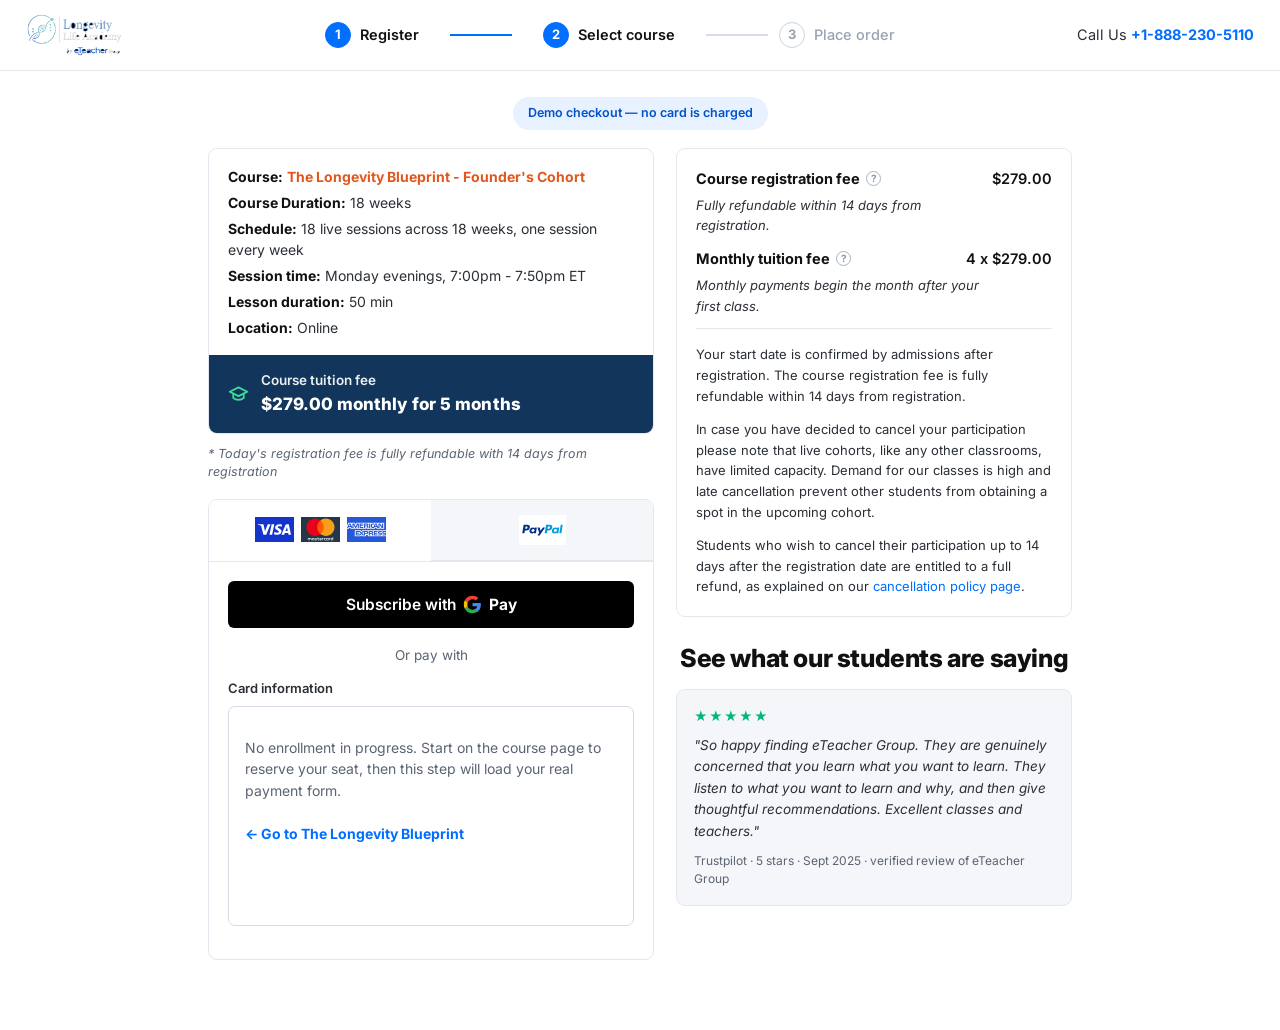
<file: redesign/site/checkout.html>
<!DOCTYPE html>
<html lang="en">
<head>
<meta charset="UTF-8" />
<meta name="viewport" content="width=device-width, initial-scale=1.0" />
<title>Place your order — The Longevity Blueprint | Longevity Life Academy</title>
<meta name="description" content="Place your order for the Longevity Life Academy founder's cohort." />
<link rel="preconnect" href="https://fonts.googleapis.com" />
<link rel="preconnect" href="https://fonts.gstatic.com" crossorigin />
<link href="https://fonts.googleapis.com/css2?family=Inter:wght@400;500;600;700;800&display=swap" rel="stylesheet" />
<link href="https://fonts.cdnfonts.com/css/codec-pro" rel="stylesheet" />
<style>
:root{
  --blue:#006EFF; --blue-strong:#0051CC; --blue-hover:#0059D6; --blue-light:#E8F1FF;
  --ink:#111111; --ink-2:#2A2F36; --ink-3:#5A6472; --ink-4:#8892A0;
  --bg:#FFFFFF; --surface:#F5F7FA; --line:#E3E7EE;
  --navy:#12355B; --accent:#E2571E;
  --font-display:'Codec Pro','Inter',sans-serif; --font-body:'Inter',sans-serif;
}
*{margin:0;padding:0;box-sizing:border-box}
body{font-family:var(--font-body);background:#fff;color:var(--ink);line-height:1.5;-webkit-font-smoothing:antialiased}
a{color:var(--blue);text-decoration:none}

/* ---------- HEADER ---------- */
.co-head{background:#fff;border-bottom:1px solid var(--line);padding:13px 26px;display:flex;align-items:center;gap:24px;position:sticky;top:0;z-index:20;min-height:68px}
.co-head .logo img{height:44px;display:block}
.stepper{flex:1;display:flex;justify-content:center;align-items:center;align-self:center}
.stepper-in{display:flex;align-items:center;height:28px}
.stepper .st{display:flex;align-items:center;gap:9px}
.stepper .dot{width:26px;height:26px;border-radius:50%;display:flex;align-items:center;justify-content:center;font-size:13px;font-weight:700;background:#fff;border:1.5px solid #C9D2DE;color:#98A3B3;flex:none}
.stepper .lbl{font-size:14.5px;color:#98A3B3;font-weight:500;white-space:nowrap}
.stepper .st.done .dot{background:var(--blue);border-color:var(--blue);color:#fff}
.stepper .st.done .lbl{color:var(--ink);font-weight:600}
.stepper .bar{width:62px;height:1.5px;background:#D7DEE8;margin:0 11px;flex:none}
.stepper .bar.done{background:var(--blue)}
.callus{font-size:14.5px;color:var(--ink-2);white-space:nowrap}
.callus a{font-weight:700}

/* ---------- LAYOUT ---------- */
.wrap{max-width:900px;margin:0 auto;padding:26px 18px 70px}
.demo{display:flex;justify-content:center;margin-bottom:18px}
.demo span{background:var(--blue-light);color:var(--blue-strong);font-size:12.5px;font-weight:600;padding:7px 15px;border-radius:99px}
.cols{display:grid;grid-template-columns:minmax(0,1.06fr) minmax(0,.94fr);gap:22px;align-items:start}
.cols>div{min-width:0}

.card{background:#fff;border:1px solid var(--line);border-radius:9px;overflow:hidden}
.card-pad{padding:17px 19px}
.ln{font-size:14px;color:var(--ink-2);margin-bottom:5px}
.ln b{font-weight:700;color:var(--ink)}
.ln:last-child{margin-bottom:0}
.course-name{color:var(--accent);font-weight:700}

.tband{background:var(--navy);color:#fff;padding:15px 19px;display:flex;align-items:center;gap:12px}
.tband svg{flex:none}
.tband .t-lbl{font-size:13.5px;font-weight:600;opacity:.92;margin-bottom:2px}
.tband .t-val{font-family:var(--font-display);font-weight:800;font-size:17px;letter-spacing:.1px}

.foot-note{font-size:12.5px;color:var(--ink-3);font-style:italic;margin:11px 0 18px;line-height:1.45}

/* ---------- PAYMENT ---------- */
.pay-tabs{display:grid;grid-template-columns:1fr 1fr;border-bottom:1px solid var(--line)}
.pay-tab{display:flex;align-items:center;justify-content:center;gap:7px;padding:15px 10px;cursor:pointer;background:#F4F6F9;border-bottom:1px solid var(--line);transition:.15s}
.pay-tab.active{background:#fff;border-bottom:1px solid #fff}
.pay-tab img{height:25px;display:block}
.pay-tab .pp{height:30px}
.pay-body{padding:19px}
.gpay{width:100%;background:#000;color:#fff;border:none;border-radius:6px;padding:14px;font-family:var(--font-body);font-weight:600;font-size:15.5px;display:flex;align-items:center;justify-content:center;gap:7px;cursor:pointer}
.gpay img{height:19px;display:block}
.orpay{text-align:center;font-size:13.5px;color:var(--ink-3);margin:17px 0 14px}
.f-lbl{font-size:13px;color:var(--ink-2);font-weight:600;margin-bottom:7px}
.cardbox{border:1px solid #D5DCE6;border-radius:7px;overflow:hidden;margin-bottom:14px}
.cardbox .row{display:flex;align-items:center;border-bottom:1px solid #D5DCE6}
.cardbox .row:last-child{border-bottom:none}
.cardbox input{flex:1;border:none;outline:none;padding:12px 13px;font-size:14.5px;font-family:var(--font-body);color:var(--ink);background:#fff;min-width:0}
.cardbox input::placeholder{color:#A9B3C1}
.brandrow{display:flex;gap:3px;padding-right:11px;flex:none}
.brandrow img{height:15px;display:block}
.split{display:flex}
.split .half{flex:1;display:flex;align-items:center}
.split .half:first-child{border-right:1px solid #D5DCE6}
.input{width:100%;border:1px solid #D5DCE6;border-radius:7px;padding:12px 13px;font-size:14.5px;font-family:var(--font-body);outline:none}
.input::placeholder{color:#A9B3C1}
.input:focus,.cardbox input:focus{border-color:var(--blue)}
.proceed{width:100%;margin-top:16px;background:var(--blue);color:#fff;border:none;border-radius:7px;padding:14px;font-family:var(--font-body);font-weight:700;font-size:15.5px;cursor:pointer;transition:.15s}
.proceed:hover{background:var(--blue-hover)}

/* ---------- SUMMARY ---------- */
.sum{background:#fff;border:1px solid var(--line);border-radius:9px;padding:19px;position:sticky;top:88px}
.sum-row{display:flex;justify-content:space-between;gap:14px;margin-bottom:5px}
.sum-row .k{font-size:14.5px;font-weight:700;color:var(--ink);display:flex;align-items:center;gap:6px;min-width:0}
.sum-row .v{font-size:14.5px;font-weight:600;color:var(--ink);white-space:nowrap}
.tip{width:15px;height:15px;border-radius:50%;border:1.2px solid #A9B3C1;color:#8C97A6;font-size:10px;font-weight:700;display:inline-flex;align-items:center;justify-content:center;cursor:help;flex:none}
.sum-note{font-size:12.5px;color:var(--ink-3);font-style:italic;line-height:1.45;max-width:82%;margin-bottom:16px}
.sum hr{border:none;border-top:1px solid var(--line);margin:4px 0 15px}
.sum p{font-size:13px;color:var(--ink-2);line-height:1.6;margin-bottom:12px}
.sum p:last-child{margin-bottom:0}

.voices{margin-top:26px;text-align:center}
.voices h3{font-family:var(--font-display);font-size:25px;font-weight:800;line-height:1.2;letter-spacing:-.4px;margin-bottom:16px}
.tcard{background:#F4F6F9;border:1px solid var(--line);border-radius:9px;padding:17px;text-align:left}
.tcard .stars{color:#00B67A;font-size:13px;letter-spacing:1px;margin-bottom:8px}
.tcard blockquote{font-size:13.5px;color:var(--ink-2);line-height:1.6;font-style:italic}
.tcard cite{display:block;margin-top:9px;font-size:12px;color:var(--ink-3);font-style:normal}

/* ---------- DONE ---------- */
.done{max-width:520px;margin:70px auto;text-align:center;padding:0 20px}
.done h1{font-family:var(--font-display);font-size:34px;font-weight:800;letter-spacing:-.8px;margin-bottom:12px}
.done p{color:var(--ink-3);font-size:15.5px;margin-bottom:22px}
.done a{font-weight:700}
#screen-done{display:none}

@media(max-width:820px){
  .cols{grid-template-columns:1fr}
  .sum{position:static}
  .stepper .bar{width:34px;margin:0 7px}
  .stepper .lbl{display:none}
  .co-head{padding:12px 16px;gap:12px}
  .callus{font-size:13px}
}
</style>
<!-- Meta Pixel Code -->
<script>
!function(f,b,e,v,n,t,s)
{if(f.fbq)return;n=f.fbq=function(){n.callMethod?
n.callMethod.apply(n,arguments):n.queue.push(arguments)};
if(!f._fbq)f._fbq=n;n.push=n;n.loaded=!0;n.version='2.0';
n.queue=[];t=b.createElement(e);t.async=!0;
t.src=v;s=b.getElementsByTagName(e)[0];
s.parentNode.insertBefore(t,s)}(window, document,'script',
'https://connect.facebook.net/en_US/fbevents.js');
fbq('init', '1440305917310328');
fbq('track', 'PageView');
</script>
<noscript><img height="1" width="1" style="display:none"
src="https://www.facebook.com/tr?id=1440305917310328&ev=PageView&noscript=1"
/></noscript>
<!-- End Meta Pixel Code -->
<script>
window.LLA_META=(function(){
  function ck(n){var m=document.cookie.match(new RegExp('(?:^|; )'+n+'=([^;]+)'));return m?decodeURIComponent(m[1]):'';}
  function track(name,data,email){
    try{
      if(window.LLA_ECOMM_CONFIG&&window.LLA_ECOMM_CONFIG.env==='staging')return;
      var id='lla_'+name.toLowerCase()+'_'+Date.now()+'_'+Math.random().toString(36).slice(2,8);
      try{if(window.fbq)fbq('track',name,data||{},{eventID:id});}catch(e){}
      var payload=JSON.stringify({event_name:name,event_id:id,email:email||'',
        value:(data&&data.value)||0,currency:(data&&data.currency)||'USD',
        content_name:(data&&data.content_name)||'',order_id:(data&&data.order_id)||'',
        url:location.href,fbp:ck('_fbp'),fbc:ck('_fbc')});
      fetch('https://lla-ac-events.vercel.app/api/meta/capi',{method:'POST',headers:{'Content-Type':'text/plain'},body:payload,keepalive:true}).catch(function(){});
    }catch(e){}
  }
  return {track:track};
})();
</script>
</head>
<body>

<header class="co-head">
  <a class="logo" href="index.html"><img src="assets/lla-logo-exact-transparent@2x.png" alt="Longevity Life Academy by eTeacher Group" /></a>
  <div class="stepper"><div class="stepper-in">
    <div class="st done"><span class="dot">1</span><span class="lbl">Register</span></div>
    <span class="bar done"></span>
    <div class="st done"><span class="dot">2</span><span class="lbl">Select course</span></div>
    <span class="bar"></span>
    <div class="st"><span class="dot">3</span><span class="lbl">Place order</span></div>
  </div></div>
  <div class="callus">Call Us <a href="tel:+18882305110">+1-888-230-5110</a></div>
</header>

<main id="screen-order" class="wrap">
  <div class="demo" id="demoBanner" style="display:none"><span>Demo checkout — no card is charged</span></div>

  <div class="cols">
    <!-- LEFT -->
    <div>
      <div class="card">
        <div class="card-pad">
          <div class="ln"><b>Course:</b> <span class="course-name">The Longevity Blueprint - Founder's Cohort</span></div>
          <div class="ln"><b>Course Duration:</b> 18 weeks</div>
          <div class="ln"><b>Schedule:</b> 18 live sessions across 18 weeks, one session every week</div>
          <div class="ln"><b>Session time:</b> Monday evenings, 7:00pm - 7:50pm ET</div>
          <div class="ln"><b>Lesson duration:</b> 50 min</div>
          <div class="ln"><b>Location:</b> Online</div>
        </div>
        <div class="tband">
          <svg width="21" height="21" viewBox="0 0 24 24" fill="none" stroke="#3DDC97" stroke-width="2" stroke-linecap="round" stroke-linejoin="round"><path d="M22 10 12 5 2 10l10 5 10-5Z"/><path d="M6 12v5c3 3 9 3 12 0v-5"/></svg>
          <div>
            <div class="t-lbl">Course tuition fee</div>
            <div class="t-val">$279.00 monthly for 5 months</div>
          </div>
        </div>
      </div>
      <p class="foot-note">* Today's registration fee is fully refundable with 14 days from registration</p>

      <div class="card">
        <div class="pay-tabs">
          <div class="pay-tab active" data-tab="card">
            <img src="assets/pay/visa.svg" alt="Visa" />
            <img src="assets/pay/mastercard.svg" alt="Mastercard" />
            <img src="assets/pay/amex.svg" alt="American Express" />
          </div>
          <div class="pay-tab" data-tab="paypal">
            <img class="pp" src="assets/pay/paypal.svg" alt="PayPal" />
          </div>
        </div>
        <div class="pay-body">
          <button class="gpay" type="button">Subscribe with <img src="assets/pay/google-g.svg" alt="Google" /> <b>Pay</b></button>
          <div class="orpay">Or pay with</div>

          <div class="f-lbl">Card information</div>
          <!-- Airwallex Drop-In mount (real card entry, wired to eTeacher's Airwallex account) -->
          <div id="awx-dropin" style="min-height:220px;border:1px solid #D5DCE6;border-radius:7px;padding:12px;margin-bottom:14px;background:#fff"></div>
          <div id="awx-status" style="font-size:13px;color:var(--ink-3);margin:6px 0 8px"></div>

          <button class="proceed" type="button" id="proceed">Pay now</button>
        </div>
      </div>
    </div>

    <!-- RIGHT -->
    <div>
      <div class="sum">
        <div class="sum-row">
          <span class="k">Course registration fee <span class="tip" title="Charged today to reserve your seat.">?</span></span>
          <span class="v">$279.00</span>
        </div>
        <p class="sum-note">Fully refundable within 14 days from registration.</p>

        <div class="sum-row">
          <span class="k">Monthly tuition fee <span class="tip" title="Billed monthly after your first class.">?</span></span>
          <span class="v">4 x $279.00</span>
        </div>
        <p class="sum-note">Monthly payments begin the month after your first class.</p>

        <hr />
        <p>Your start date is confirmed by admissions after registration. The course registration fee is fully refundable within 14 days from registration.</p>
        <p>In case you have decided to cancel your participation please note that live cohorts, like any other classrooms, have limited capacity. Demand for our classes is high and late cancellation prevent other students from obtaining a spot in the upcoming cohort.</p>
        <p>Students who wish to cancel their participation up to 14 days after the registration date are entitled to a full refund, as explained on our <a href="https://www.longevitylifeacademy.com/terms.html">cancellation policy page</a>.</p>
      </div>

      <div class="voices">
        <h3>See what our students are saying</h3>
        <div class="tcard">
          <div class="stars">★★★★★</div>
          <blockquote>"So happy finding eTeacher Group. They are genuinely concerned that you learn what you want to learn. They listen to what you want to learn and why, and then give thoughtful recommendations. Excellent classes and teachers."</blockquote>
          <cite>Trustpilot · 5 stars · Sept 2025 · verified review of eTeacher Group</cite>
        </div>
      </div>
    </div>
  </div>
</main>

<section id="screen-done" class="done">
  <h1>You're enrolled</h1>
  <p>Welcome to The Longevity Blueprint founder's cohort. Your place is reserved. A confirmation and your onboarding steps are on the way, including your start date.</p>
  <p style="font-size:13px">Demo checkout — no card was charged.</p>
  <a href="index.html">← Back to home</a>
</section>

<script>
  // Force ecomm mode on checkout page so Airwallex Drop-In initializes
  window.LLA_ECOMM_CONFIG = window.LLA_ECOMM_CONFIG || {};
  window.LLA_ECOMM_CONFIG.mode = 'ecomm';
  // ?env=staging routes to eTeacher staging CRM + their Airwallex DEMO account (test cards valid).
  var _q = new URLSearchParams(location.search);
  window.LLA_ECOMM_CONFIG.env  = (_q.get('env') === 'staging') ? 'staging' : 'production';
  window.LLA_ECOMM_CONFIG.workerBase = 'https://eteacher-leads-proxy.gitter-omri.workers.dev';
</script>
<script src="https://checkout.airwallex.com/assets/elements.bundle.min.js?version=1.160.0"></script>
<script src="assets/eteacher-ecomm.js"></script>
<script>
document.querySelectorAll('.pay-tab').forEach(function(t){
  t.addEventListener('click',function(){
    document.querySelectorAll('.pay-tab').forEach(function(x){x.classList.remove('active')});
    t.classList.add('active');
  });
});

var statusEl = document.getElementById('awx-status');
function setStatus(msg, color){ statusEl.textContent = msg; statusEl.style.color = color || 'var(--ink-3)'; }

function showDone(){
  document.getElementById('screen-order').style.display='none';
  document.getElementById('screen-done').style.display='block';
  var s=document.querySelectorAll('.stepper .st')[2];
  s.classList.add('done');
  document.querySelectorAll('.stepper .bar')[1].classList.add('done');
  window.scrollTo(0,0);
}

// SOLUTION A , the CRM lead + order are created HERE, on the payment screen, and
// nowhere else. The details screen only validates and stages the payload, so a
// visitor who never reaches this page leaves no lead and no order behind.
// Order of precedence:
//   1. ids already in the URL or session  -> reuse them, never create twice
//      (covers refresh, back-button and double click)
//   2. a staged payload from the details screen -> create the lead + order once
//   3. neither -> demo state, nothing is written to the CRM
function ensureLiveOrder(){
  var ids = window.LLA_ECOMM ? window.LLA_ECOMM.getCheckoutIds() : null;
  if (ids && ids.stid && ids.orderid) return Promise.resolve(ids);
  if (window.LLA_ECOMM && window.LLA_ECOMM.hasPendingLead && window.LLA_ECOMM.hasPendingLead()) {
    setStatus('Reserving your seat...');
    return window.LLA_ECOMM.createStagedOrder();
  }
  return Promise.reject(new Error('NO_ORDER_IN_SESSION'));
}

async function initAirwallex(){
  try {
    var ids = await ensureLiveOrder();
    setStatus('Fetching Airwallex intent for order ' + ids.orderid + '...');

    // Must hit the SAME environment the order was created in, else "Order and student did not match".
    var envPrefix = (window.LLA_ECOMM_CONFIG.env === 'staging') ? '/staging' : '';
    var r = await fetch('https://eteacher-leads-proxy.gitter-omri.workers.dev' + envPrefix + '/api/checkout/details', {
      method:'POST', headers:{'Content-Type':'application/json'},
      body: JSON.stringify({ studentId: String(ids.stid), orderId: String(ids.orderid) })
    });
    var raw = await r.text();
    var d;
    try { d = JSON.parse(raw); }
    catch (parseErr) { throw new Error('CRM returned non-JSON (HTTP ' + r.status + '): ' + raw.slice(0, 200)); }
    if (!d.Airwallex || !d.Airwallex.paymentIntentId) throw new Error('No Airwallex intent returned: ' + JSON.stringify(d).slice(0,300));

    var intentId = d.Airwallex.paymentIntentId;
    var clientSecret = d.Airwallex.clientSecret;
    var amount = d.Airwallex.amount;
    var currency = d.Airwallex.currency;
    var paymentId = d.PaymentID;

    document.getElementById('awx-status').innerHTML = 'Live Airwallex intent: <code style="font-size:12px">' + intentId + '</code> · $' + amount + ' ' + currency;
    /* THE ONLY pre-purchase Meta event in the whole funnel.
     * Fires here, on the payment screen, once the real Airwallex intent for
     * this order exists. Named AddToCart because that is the event the live
     * Meta sales campaign optimises on. Nothing fires on checkout step 1 or 2.
     * Once per order: the sessionStorage guard makes refresh / back-forward /
     * re-entry of the same order a no-op, and LLA_META.track already sends a
     * shared eventID so the browser and CAPI copies dedupe into one event.
     * Do not add InitiateCheckout or any second pre-purchase event here. */
    try{
      var _atcKey = 'lla_atc_' + String(ids.orderid);
      var _atcSent = false;
      try{ _atcSent = !!(window.sessionStorage && sessionStorage.getItem(_atcKey)); }catch(e){}
      if(!_atcSent){
        LLA_META.track('AddToCart',{value:Number(amount)||279,currency:currency||'USD',content_name:'Longevity Blueprint',order_id:String(ids.orderid)});
        try{ if(window.sessionStorage) sessionStorage.setItem(_atcKey,'1'); }catch(e){}
      }
    }catch(e){}

    // Show live amounts in the sum panel
    var vs = document.querySelectorAll('.sum-row .v');
    if (vs[0]) vs[0].textContent = '$' + amount.toFixed(2);
    if (vs[1] && d.NumOfPayments) vs[1].textContent = (d.NumOfPayments) + ' x $' + amount.toFixed(2);

    // The elements.bundle.min.js from checkout.airwallex.com attaches window.Airwallex directly.
    var awx = window.Airwallex;
    if (!awx || !awx.init) throw new Error('Airwallex SDK not loaded. window.Airwallex=' + typeof window.Airwallex);

    // Airwallex env must match the account the intent belongs to:
    // staging CRM -> "eTeacher Demo PA" (demo), production CRM -> "ETEACHER EU LIMITED" (prod).
    var awxEnv = (window.LLA_ECOMM_CONFIG.env === 'staging') ? 'demo' : 'prod';
    setStatus('Initializing Airwallex (' + awxEnv + ')...');
    await awx.init({ env: awxEnv, origin: window.location.origin });

    var mountEl = document.getElementById('awx-dropin');
    mountEl.innerHTML = '';

    // Payment mode with intent_id (recurring schedule is enforced server-side by eTeacher's CRM).
    var dropIn = awx.createElement('dropIn', {
      intent_id: intentId,
      client_secret: clientSecret,
      currency: currency,
      mode: 'payment'
    });
    if (!dropIn) throw new Error('createElement returned null - SDK could not build dropIn');
    dropIn.mount(mountEl);

    dropIn.on('success', function(evt){
      setStatus('✓ Payment SUCCEEDED — intent ' + intentId, '#0a7');
      try{LLA_META.track('Purchase',{value:Number(amount)||279,currency:currency||'USD',content_name:'Longevity Blueprint',order_id:String(ids.orderid)});}catch(e){}
      // Report to CRM via our Worker (queued to /Students/SetECommercePayment)
      window.LLA_ECOMM.reportPayment({
        StudentId: String(ids.stid),
        OrderId: String(ids.orderid),
        PaymentId: String(paymentId),
        PaymentMethod: 'CreditCard',
        AmountCharged: String(amount),
        ChargeType: 'RegistrationFee',
        IsApproved: true,
        TransactionId: (evt && evt.detail && evt.detail.intent && evt.detail.intent.id) || intentId
      }).then(function(){ setTimeout(showDone, 800); });
    });
    dropIn.on('error', function(evt){
      setStatus('✗ Payment failed: ' + ((evt && evt.detail && evt.detail.message) || 'error'), '#c33');
    });
    dropIn.on('ready', function(){ setStatus(awxEnv === 'demo' ? 'Sandbox ready — test card 4035 5010 0000 0008, any future date, any CVC.' : 'Secure card entry ready. This is a live payment of $' + amount.toFixed(2) + ' ' + currency + '.'); });

    // Manual pay button also submits the drop-in
    document.getElementById('proceed').addEventListener('click', function(){
      try { dropIn.confirm(); } catch(e){ setStatus('Submit error: ' + e.message, '#c33'); }
    });
  } catch (e) {
    if (e && e.message === 'NO_ORDER_IN_SESSION') {
      // Nothing written to the CRM. Show the demo state and send the visitor back to enroll.
      document.getElementById('demoBanner').style.display = 'flex';
      document.getElementById('awx-dropin').innerHTML =
        '<div style="padding:18px 4px;font-size:14px;color:#5A6472;line-height:1.55">'
        + 'No enrollment in progress. Start on the course page to reserve your seat, '
        + 'then this step will load your real payment form.<br><br>'
        + '<a href="index.html" style="font-weight:700">&#8592; Go to The Longevity Blueprint</a></div>';
      setStatus('');
      document.getElementById('proceed').style.display = 'none';
      return;
    }
    if (e && e.message === 'LEAD_CREATE_FAILED') {
      // The enrollment could not be opened in the CRM (already retried 3x inside
      // the client). Send the visitor back to the details step with their data
      // still in the form's session, and keep the card form hidden.
      document.getElementById('awx-dropin').innerHTML =
        '<div style="padding:18px 4px;font-size:14px;color:#5A6472;line-height:1.55">'
        + 'We could not open your enrollment just now. Nothing has been charged.<br><br>'
        + '<a href="index.html?enroll=1" style="font-weight:700">&#8592; Check your details and try again</a></div>';
      setStatus('Could not reserve your seat , please try again.', '#c33');
      document.getElementById('proceed').style.display = 'none';
      console.error(e);
      return;
    }
    setStatus('Init failed: ' + e.message, '#c33');
    console.error(e);
  }
}

if (window.LLA_ECOMM && window.LLA_ECOMM.config && window.LLA_ECOMM.config.mode === 'ecomm') {
  initAirwallex();
} else {
  document.getElementById('demoBanner').style.display = 'flex';
  document.getElementById('proceed').addEventListener('click', showDone);
}
</script>
</body>
</html>
</file>
